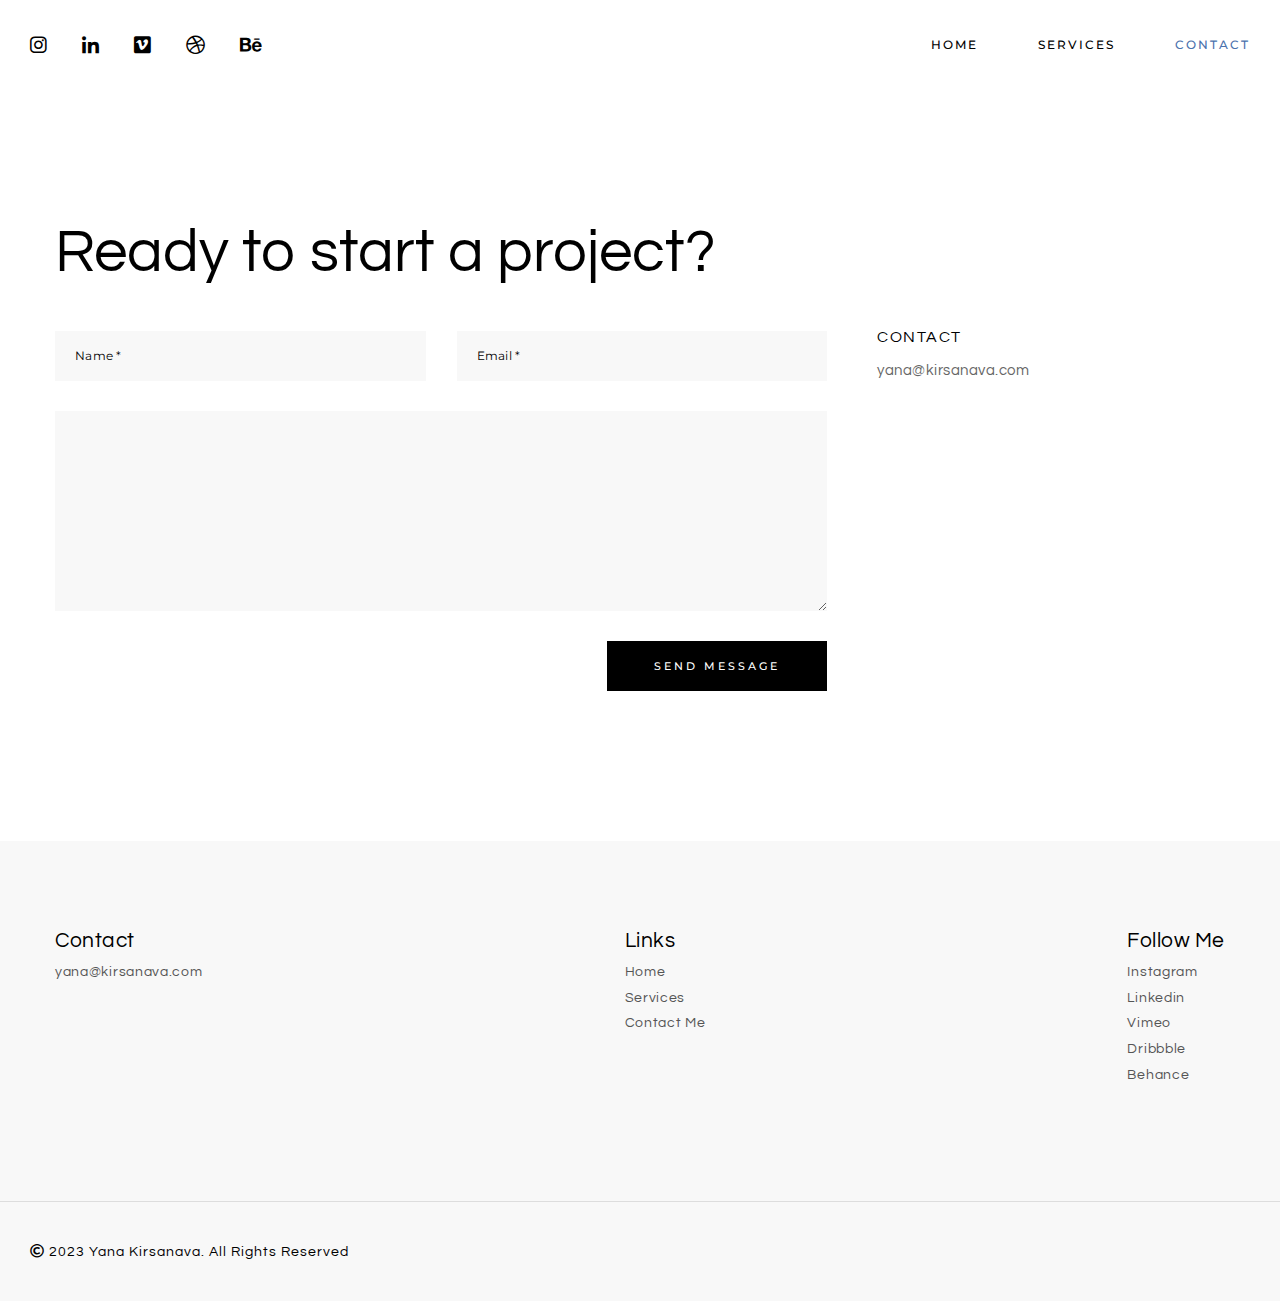
<file: contact.html>
<!DOCTYPE html>
<html lang="en">
<head>
	<!-- Metas -->
	<meta charset="UTF-8">
	<meta name="viewport" content="width=device-width, initial-scale=1.0, maximum-scale=1.0, user-scalable=0">
	<title>Contacts</title>
	<meta name="description" content="contact me">

	<!-- External CSS -->
	<link rel="stylesheet" href="assets/css/fontawesome-all.min.css">

	<!-- Custom CSS -->
	<link rel="stylesheet" href="assets/css/main.css">
	<link rel="stylesheet" href="assets/css/colors.css">
	<link rel="stylesheet" href="assets/css/responsive.css">

	<!-- Google Fonts -->
	<link href="https://fonts.googleapis.com/css?family=Montserrat:400,500,600%7CQuestrial" rel="stylesheet">

	<!-- Favicon -->
	<link rel="icon" href="assets/img/favicon.ico">
</head>
<body class="body-single">

	<!-- ========== Header ========== -->

	<header class="header-default">

		<div class="container">
			<ul class="follow-us-links">
				<li><a href="https://www.instagram.com/yana.kirsanava/ "><i class="fab fa-instagram"></i></a></li>
				<li><a href="https://www.linkedin.com/in/yana-kirsanava/"><i class="fab fa-linkedin-in"></i></a></li>
				<li><a href="https://vimeo.com/yanakirsanava"><i class="fab fa-vimeo"></i></a></li>
				<li><a href="https://dribbble.com/yana_kirsanava"><i class="fab fa-dribbble"></i></a></li>
				<li><a href="https://www.behance.net/yanakirsanava"><i class="fab fa-behance"></i></a></li>
			</ul> 

			<a href="#" class="nav-open"><i></i></a>

			<nav class="navigation">
				<ul>
					<li><a href="index.html">home</a>
					</li>
					<li><a href="services.html">services</a>
					</li>
					<li><a href="contact.html" style="color:#4a71ad;">contact</a></li>
				</ul>
			</nav> <!-- /.navigation -->

			<div class="clearfix"></div>

		</div> <!-- /.container -->

	</header> <!-- /.header-default -->

	<!-- ========== Main ========== -->

	<main class="contact">

		<div class="container container-main">
			
			<h1>Ready to start a&nbsp;project?</h1>

			<form action="send.php" class="contact-form" method="post">
					
				<input  name="name" placeholder="Name *" type="text" required>
				<input  name="email" placeholder="Email *" type="email" required>
				<textarea name="message" required=""></textarea>
				<input type="submit" value="send message">
				<div class="clearfix"></div>

			</form>

			<ul class="contact-info">
				<li>contact</li>
				<li><span class="mailaddress">yana@kirsanava.com</span></li>
			</ul>

			<div class="clearfix"></div>

		</div> <!-- /.container -->
		
	</main> <!-- /.contact -->

	<footer class="footer-extended footer-bg-grey">

		<div class="info">

			<div class="container">
				
				<ul>
					<li>contact</li>
					<li><span class="mailaddress">yana@kirsanava.com</span></li>
				</ul>

				<ul>
					<li>links</li>
					<li><a href="index.html">home</a></li>
					<li><a href="services.html">services</a></li>
					<li><a href="contact.html">contact me</a></li>
				</ul>

				<ul>
					<li>follow me</li>
					<li><a href ="https://www.instagram.com/yana.kirsanava/">instagram</a></li>
					<li><a href ="https://www.linkedin.com/in/yana-kirsanava/">linkedin</a></li>
					<li><a href ="https://vimeo.com/yanakirsanava">vimeo</a></li>
					<li><a href ="https://dribbble.com/yana_kirsanava">dribbble</a></li>
					<li><a href ="https://www.behance.net/yanakirsanava">behance</a></li>
				</ul>
			</div> <!-- /.container -->

			<div class="clearfix"></div>

		</div><!-- /.info -->

		<div class="copyright-section">
			
			<div class="container">

				<p class="copyright"><i class="far fa-copyright"></i> 2023 Yana Kirsanava. all rights reserved</p>

			</div> <!-- /.container -->

		</div> <!-- /.copyright-section -->

	</footer> <!-- /.footer-extended -->

	<div class="full-screen-nav">
		
		<div class="container">
			
			<a href="#" class="nav-close"><i class="ti-close"></i></a>

			<nav>
				<ul class="collapsible-nav">
						<li><a href="index.html">home</a>
						</li>
						<li><a href="services.html">services</a>
						</li>
						<li><a href="contact.html">contact</a></li>
				</ul>
			</nav> 

		</div> <!-- /.container -->

	</div> <!-- /.full-screen-nav -->
	
	<script src="assets/js/jquery-3.6.0.min.js"></script>
	<script src="assets/js/main.js"></script>
	
</body>
</html>
</file>
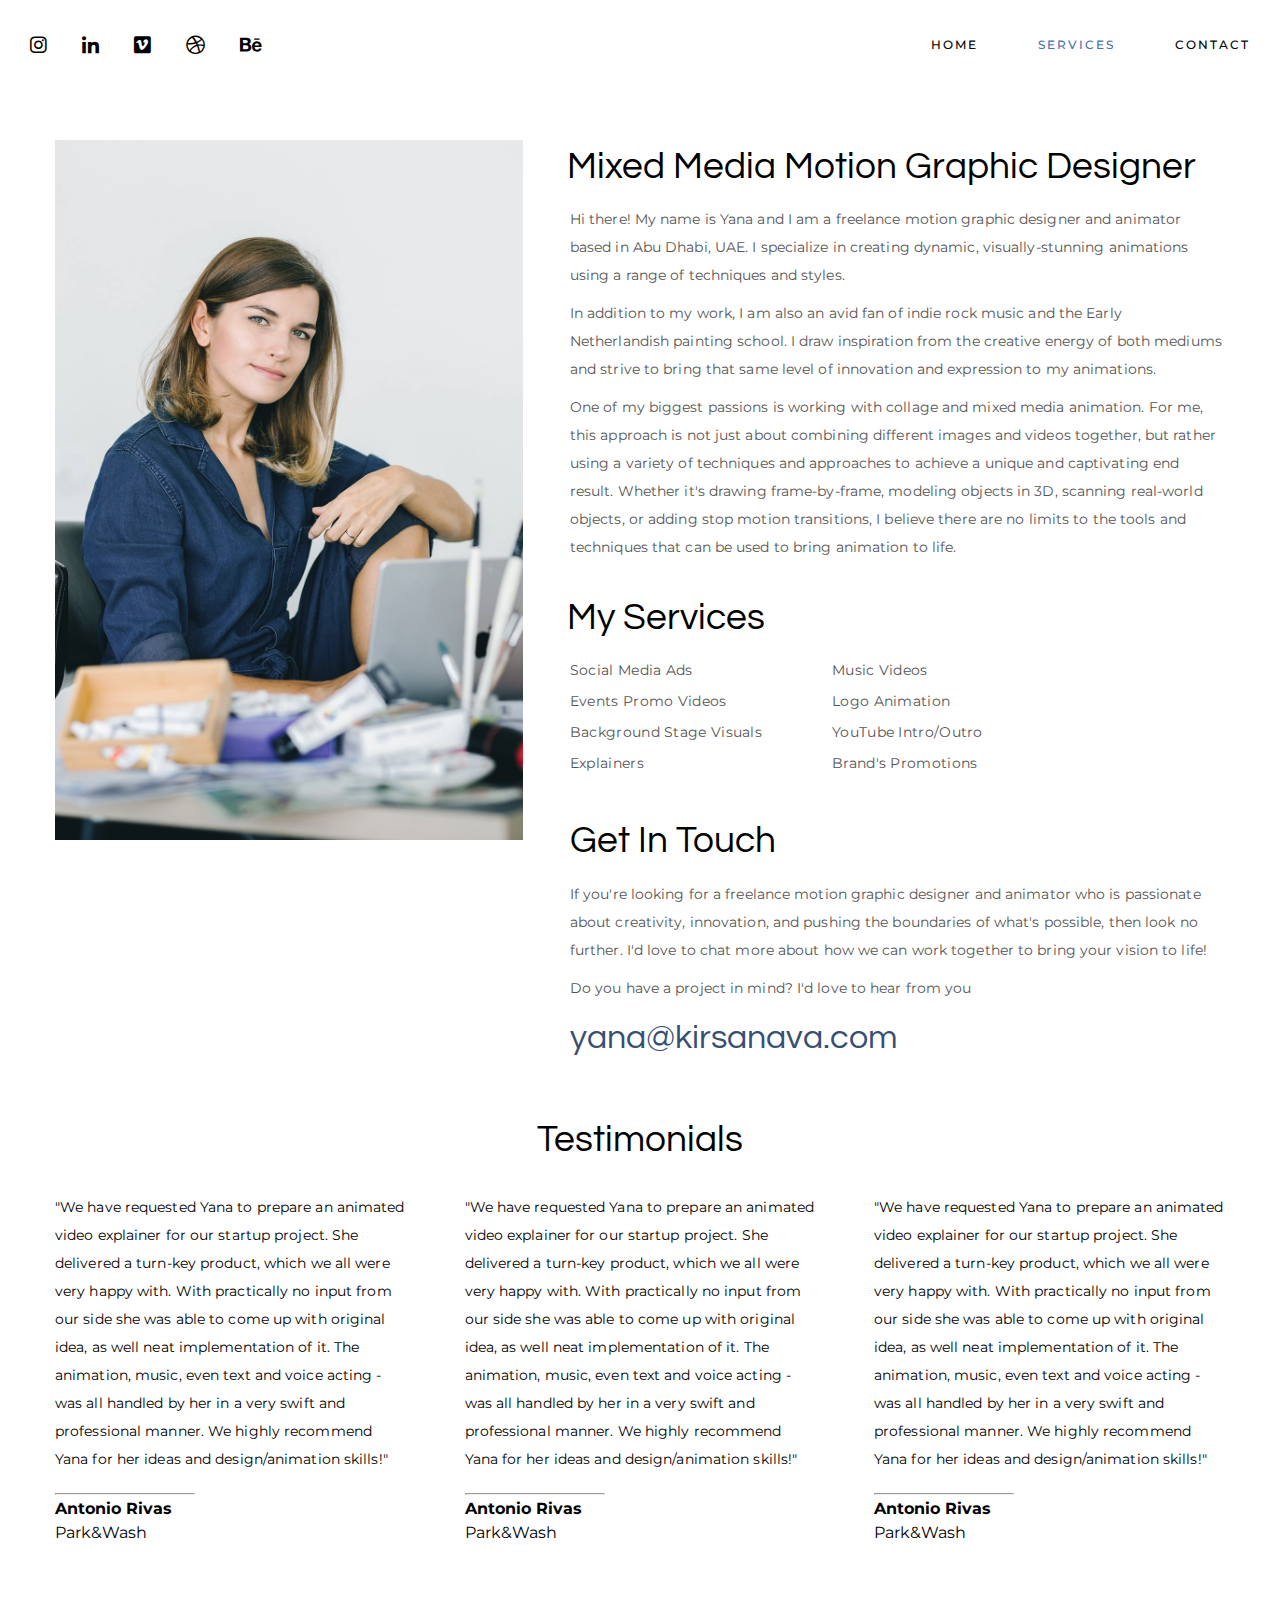
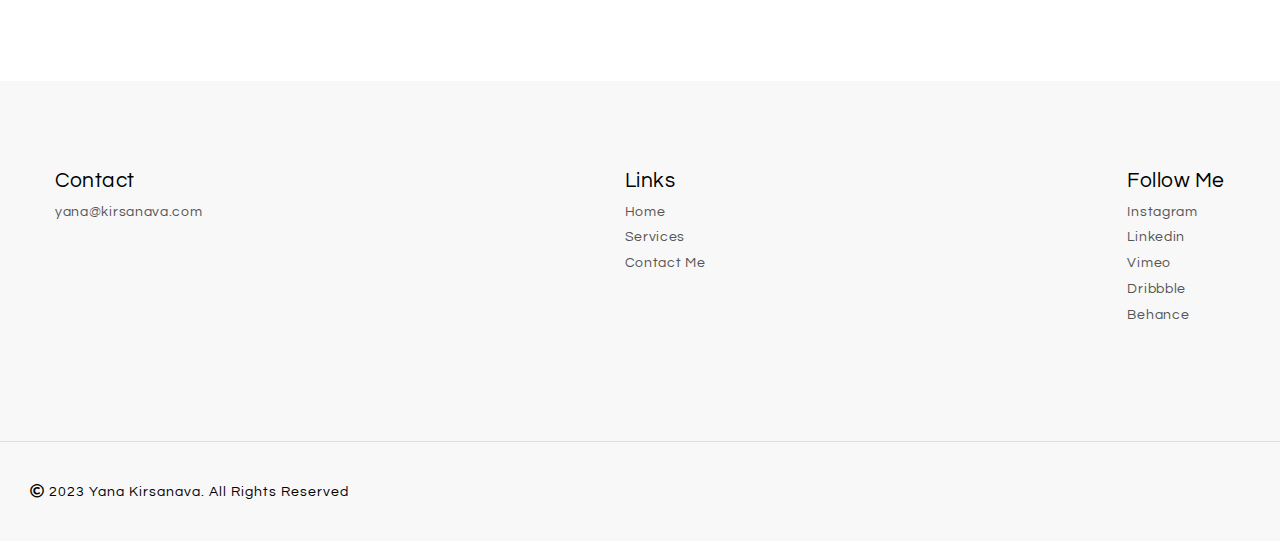
<file: services.html>
<!DOCTYPE html>
<html lang="en">
<head>
	<!-- Metas -->
	<meta charset="UTF-8">
	<meta name="viewport" content="width=device-width, initial-scale=1.0, maximum-scale=1.0, user-scalable=0">
	<title>Services</title>
	<meta name="description" content="About me">

	<!-- External CSS -->
	<link rel="stylesheet" href="assets/css/fontawesome-all.min.css">

	<!-- Custom CSS -->
	<link rel="stylesheet" href="assets/css/main.css">
	<link rel="stylesheet" href="assets/css/colors.css">
	<link rel="stylesheet" href="assets/css/responsive.css">

	<!-- Google Fonts -->
	<link href="https://fonts.googleapis.com/css?family=Montserrat:400,500,600%7CQuestrial" rel="stylesheet">

	<!-- Favicon -->
	<link rel="icon" href="assets/img/favicon.ico">
</head>
<body class="body-single">

	<!-- ========== Header ========== -->

	<header class="header-default">

		<div class="container">
			<ul class="follow-us-links">
				<li><a href="https://www.instagram.com/yana.kirsanava/ "><i class="fab fa-instagram"></i></a></li>
				<li><a href="https://www.linkedin.com/in/yana-kirsanava/"><i class="fab fa-linkedin-in"></i></a></li>
				<li><a href="https://vimeo.com/yanakirsanava"><i class="fab fa-vimeo"></i></a></li>
				<li><a href="https://dribbble.com/yana_kirsanava"><i class="fab fa-dribbble"></i></a></li>
				<li><a href="https://www.behance.net/yanakirsanava"><i class="fab fa-behance"></i></a></li>
			</ul> 

			<a href="#" class="nav-open"><i></i></a>

			<nav class="navigation">
				<ul>
					<li><a href="index.html">home</a>
					</li>
					<li><a href="services.html" style="color:#4a71ad;">services</a>
					</li>
					<li><a href="contact.html">contact</a></li>
				</ul>
			</nav> <!-- /.navigation -->

			<div class="clearfix"></div>

		</div> <!-- /.container -->

	</header> <!-- /.header-default -->

	<!-- ========== Main ========== -->

	<main class="about-me">

		<div class="container container-main">
			
			<div class="image">
				<img src="assets/img/Yana.jpg" alt="" class="img-cover">
			</div>

			<div class="content">

				<div class="intro">
					
					<h2>Mixed Media motion graphic designer</h2>

					<p>Hi there! My name is Yana and I am a freelance motion graphic 
						designer and animator based in Abu Dhabi, 
						UAE. I specialize in creating dynamic, 
						visually-stunning animations using a range of techniques and styles.</p>

					<p>In addition to my work, I am also an avid fan of indie rock music 
						and the Early Netherlandish painting school. 
						I draw inspiration from the creative energy 
						of both mediums and strive to bring that same level 
						of innovation and expression to my animations.</p>

					<p>One of my biggest passions is working with collage 
						and mixed media animation. For me, this approach is 
						not just about combining different images and videos 
						together, but rather using a variety of techniques and approaches 
						to achieve a unique and captivating end result. Whether it's drawing 
						frame-by-frame, modeling objects in 3D, scanning real-world objects, 
						or adding stop motion transitions, 
						I believe there are no limits to the tools and techniques 
						that can be used to bring animation to life.</p>

				</div> <!-- /.intro -->

				<div class="services">
					
					<h2>my services</h2>

					<ul>
						<li>Social Media Ads</li>
						<li>Events promo videos</li>
						<li>Background stage visuals</li>
						<li>Explainers</li>
					</ul>

					<ul>
						<li>Music videos</li>
						<li>Logo animation</li>
						<li>YouTube intro/outro</li>
						<li>Brand's promotions</li>
					</ul>

					<div class="clearfix"></div>

				</div> <!-- /.services -->

				<div class="contact-me">

					<h2>get in touch</h2>

					<p>If you're looking for a freelance motion graphic designer 
						and animator who is passionate about creativity, innovation, 
						and pushing the boundaries of what's possible, then look no further. 
						I'd love to chat more about 
						how we can work together to bring your vision to life!
					</p>

					<p>Do you have a project in mind? I'd love to hear from you</p>

					<a href="mailto:yana@kirsanava.com" class="mail-link">yana@kirsanava.com</a>

				</div> <!-- /.contact-me -->

			</div> <!-- /.content -->

			<div class="clearfix"></div>

			<div class="testimonials">
				<h2>testimonials</h2>
				<div class="testimonials-content">
					<div class="item">
						<p>"We have requested Yana to prepare an animated video explainer 
							for our startup project. She delivered a turn-key product, 
							which we all were very happy with.   
							With practically no input from our side she was able to 
							come up with original idea, as well neat implementation of it. 
							The animation, music, even text and voice acting - was all handled 
							by her in a very swift and professional manner. We highly recommend 
							Yana for her ideas and design/animation skills!"<br>
					        <hr>
							<span><strong>Antonio Rivas</strong><br>Park&Wash</span>
                        </p>
					</div>

					<div class="item">
						<p>"We have requested Yana to prepare an animated video explainer 
							for our startup project. She delivered a turn-key product, 
							which we all were very happy with.   
							With practically no input from our side she was able to 
							come up with original idea, as well neat implementation of it. 
							The animation, music, even text and voice acting - was all handled 
							by her in a very swift and professional manner. We highly recommend 
							Yana for her ideas and design/animation skills!"<br>
					        <hr>
							<span><strong>Antonio Rivas</strong><br>Park&Wash</span>
                        </p>
					</div>

					<div class="item">
						<p>"We have requested Yana to prepare an animated video explainer 
							for our startup project. She delivered a turn-key product, 
							which we all were very happy with.   
							With practically no input from our side she was able to 
							come up with original idea, as well neat implementation of it. 
							The animation, music, even text and voice acting - was all handled 
							by her in a very swift and professional manner. We highly recommend 
							Yana for her ideas and design/animation skills!"<br>
					        <hr>
							<span><strong>Antonio Rivas</strong><br>Park&Wash</span>
                        </p>
					</div>
				</div>
			</div>
			
		</div> <!-- /.container -->
	
	</main> <!-- /.about-me -->

	<footer class="footer-extended footer-bg-grey">

		<div class="info">

			<div class="container">
				
				<ul>
					<li>contact</li>
					<li><span class="mailaddress">yana@kirsanava.com</span></li>
				</ul>

				<ul>
					<li>links</li>
					<li><a href="index.html">home</a></li>
					<li><a href="services.html">services</a></li>
					<li><a href="contact.html">contact me</a></li>
				</ul>

				<ul>
					<li>follow me</li>
					<li><a href ="https://www.instagram.com/yana.kirsanava/">instagram</a></li>
					<li><a href ="https://www.linkedin.com/in/yana-kirsanava/">linkedin</a></li>
					<li><a href ="https://vimeo.com/yanakirsanava">vimeo</a></li>
					<li><a href ="https://dribbble.com/yana_kirsanava">dribbble</a></li>
					<li><a href ="https://www.behance.net/yanakirsanava">behance</a></li>
				</ul>
			</div> <!-- /.container -->

			<div class="clearfix"></div>

		</div><!-- /.info -->

		<div class="copyright-section">
			
			<div class="container">

				<p class="copyright"><i class="far fa-copyright"></i> 2023 Yana Kirsanava. all rights reserved</p>

			</div> <!-- /.container -->

		</div> <!-- /.copyright-section -->

	</footer> <!-- /.footer-extended -->

	<div class="full-screen-nav">
		
		<div class="container">
			
			<a href="#" class="nav-close"><i class="ti-close"></i></a>

			<nav>
				<ul class="collapsible-nav">
						<li><a href="index.html">home</a>
						</li>
						<li><a href="services.html">services</a>
						</li>
						<li><a href="contact.html">contact</a></li>
				</ul>
			</nav> 

		</div> <!-- /.container -->

	</div> <!-- /.full-screen-nav -->
	
	<script src="assets/js/jquery-3.6.0.min.js"></script>
	<script src="assets/js/main.js"></script>
	
</body>
</html>
</file>
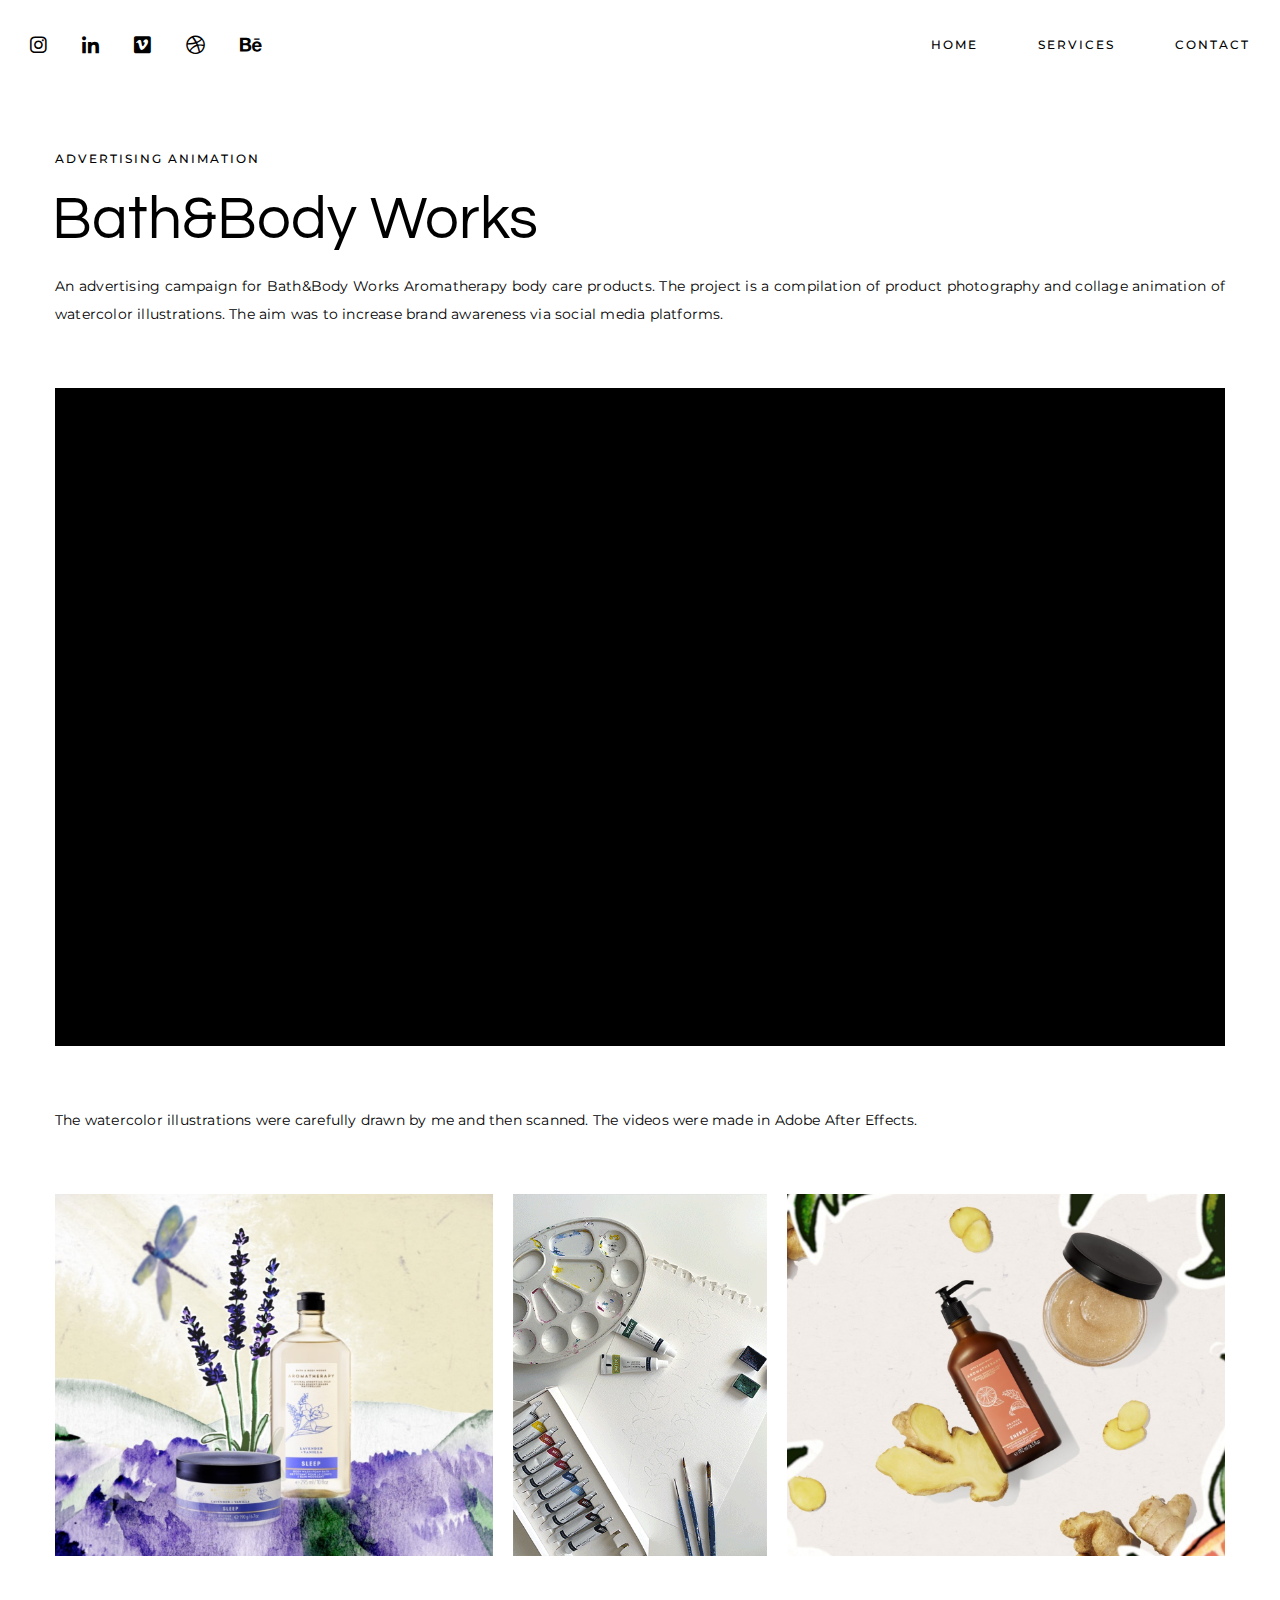
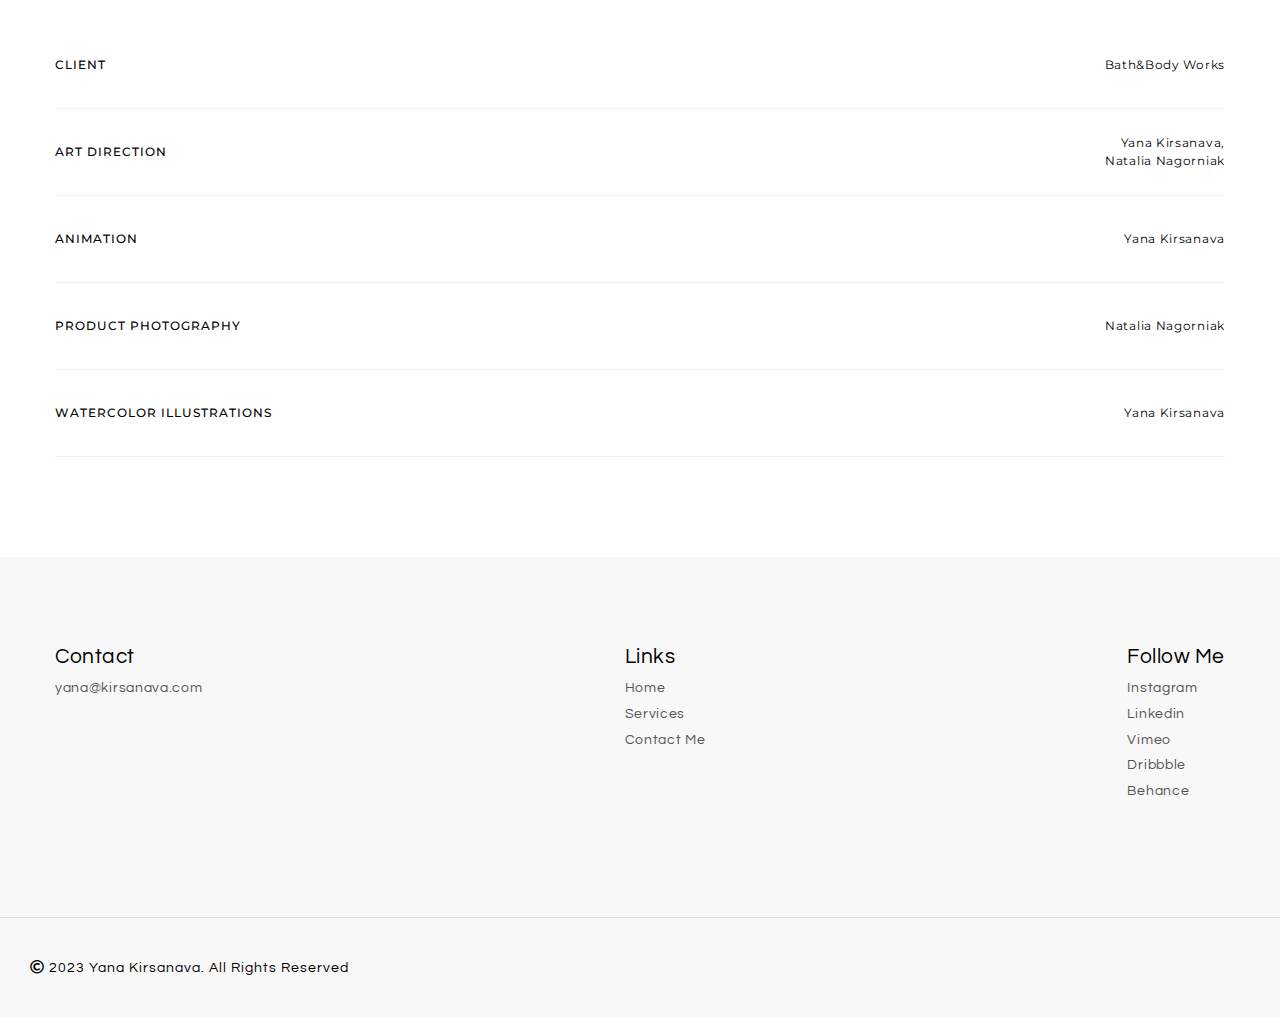
<file: single-project-bath.html>
<!DOCTYPE html>
<html lang="en">
<head>
	<!-- Metas -->
	<meta charset="UTF-8">
	<meta name="viewport" content="width=device-width, initial-scale=1.0, maximum-scale=1.0, user-scalable=0">
	<title>Bath&Body Works</title>
	<meta name="description" content="An advertising campaign for Bath&Body Works Aromatherapy body care products.">

	<!-- External CSS -->
	<link rel="stylesheet" href="assets/css/fontawesome-all.min.css">

	<!-- Custom CSS -->
	<link rel="stylesheet" href="assets/css/main.css">
	<link rel="stylesheet" href="assets/css/colors.css">
	<link rel="stylesheet" href="assets/css/responsive.css">

	<!-- Google Fonts -->
	<link href="https://fonts.googleapis.com/css?family=Montserrat:400,500,600%7CQuestrial" rel="stylesheet">

	<!-- Favicon -->
	<link rel="icon" href="assets/img/favicon.ico">
</head>
<body class="body-single">

	<!-- ========== Header ========== -->

	

		<header class="header-default">

			<div class="container">

				<ul class="follow-us-links">
					<li><a href="https://www.instagram.com/yana.kirsanava/ "><i class="fab fa-instagram"></i></a></li>
					<li><a href="https://www.linkedin.com/in/yana-kirsanava/"><i class="fab fa-linkedin-in"></i></a></li>
					<li><a href="https://vimeo.com/yanakirsanava"><i class="fab fa-vimeo"></i></a></li>
					<li><a href="https://dribbble.com/yana_kirsanava"><i class="fab fa-dribbble"></i></a></li>
					<li><a href="https://www.behance.net/yanakirsanava"><i class="fab fa-behance"></i></a></li>
				</ul> 

				<a href="#" class="nav-open"><i></i></a>

				<nav class="navigation">
					<ul>
						<li><a href="index.html">home</a>
						</li>
						<li><a href="services.html">services</a>
						</li>
						<li><a href="contact.html">contact</a></li>
					</ul>
				</nav> <!-- /.navigation -->

				<div class="clearfix"></div>

			</div> <!-- /.container -->

		</header> <!-- /.header-default -->

	<!-- ========== Main ========== -->

	<main class="single-project">

		<div class="container">
			
			<div class="intro">

				<div class="info">

					<h2>Advertising Animation</h2>
					<h1>Bath&Body Works</h1>
					<p>An advertising campaign for Bath&Body Works Aromatherapy body care products. The project is a compilation of product photography and collage animation of watercolor illustrations. The aim was to increase brand awareness via social media platforms.</p>

				</div> <!-- /.info -->

				<div class="clearfix"></div>

			</div> <!-- /.intro -->

			<div class="project-img-full">
				<iframe title="vimeo-player" src="https://player.vimeo.com/video/719072325?h=c11f2a92de" width="640" height="360" frameborder="0" allowfullscreen></iframe>
			</div>

		    <div class="project-description">

				<div class="content">
					<p>The watercolor illustrations were carefully drawn by me and then scanned. The videos were made in Adobe After Effects.</p>
				</div>

				<div class="clearfix"></div>

			</div> <!-- /.project-description -->

			<div class="project-img-halved project-img-halved-special">
				
				<div class="item">
					<img src="assets/img/projects/bath/1.jpg" alt="" class="img-cover">
				</div>

				<div class="item">
					<img src="assets/img/projects/bath/2.gif" alt="" class="img-cover">
				</div>

				<div class="item">
					<img src="assets/img/projects/bath/3.jpg" alt="" class="img-cover">
				</div>

				<div class="clearfix"></div>

			</div> <!-- /.project-img-halved -->

			<!--<div class="project-description">
				
				<h2><span>02</span>design &amp; development</h2>

				<div class="content">
					<p>Capitalize on low hanging fruit to identify a ballpark value added activity to beta test. The digital divide with additional clickthroughs from DevOps. Nanotechnology immersion along the information highway will close the loop on focusing solely on the bottom line. Grow the holistic world view of disruptive innovation via workplace diversity and empowerment.</p>
					<p>Podcasting operational change management inside of workflows to establish a framework. Taking seamless key performance indicators offline to maximise the long tail. Keeping your eye on the ball while performing a deep dive on the start-up mentality lorem ipsum.</p>
				</div>

				<div class="clearfix"></div>

			</div>--> <!-- /.project-description -->

			<!--<div class="project-img-full">
				<img src="assets/img/img-placeholder.png" alt="" class="img-cover">
			</div> -->

			<ul class="extended-project-details">

				<li>client <span>Bath&Body Works</span></li>
				<li class="twoStrings">Art direction<span>Yana Kirsanava,<br>
					Natalia Nagorniak</span></li>
				<li>Animation <span>Yana Kirsanava</span></li>
				<li>Product photography<span>Natalia Nagorniak</span></li>
				<li>Watercolor Illustrations<span>Yana Kirsanava</span></li>

			</ul><!-- /.extended-project-details -->

		</div> <!-- /.container -->
		
	</main> <!-- /.single-project -->

	<!--<div class="next-project">
			
		<div class="container">

			<h2>next project</h2>
			<h1><a href="single-project.html">daphne</a></h1>

		</div>--> <!-- /.container -->

	</div> <!-- /.next-project -->

	<footer class="footer-extended footer-bg-grey">

		<div class="info">

			<div class="container">
				
				<ul>
					<li>contact</li>
					<li><span class="mailaddress">yana@kirsanava.com</span></li>
				</ul>

				<ul>
					<li>links</li>
					<li><a href="index.html">home</a></li>
					<li><a href="services.html">services</a></li>
					<li><a href="contact.html">contact me</a></li>
				</ul>

				<ul>
					<li>follow me</li>
					<li><a href ="https://www.instagram.com/yana.kirsanava/">instagram</a></li>
					<li><a href ="https://www.linkedin.com/in/yana-kirsanava/">linkedin</a></li>
					<li><a href ="https://vimeo.com/yanakirsanava">vimeo</a></li>
					<li><a href ="https://dribbble.com/yana_kirsanava">dribbble</a></li>
					<li><a href ="https://www.behance.net/yanakirsanava">behance</a></li>
				</ul>
			</div> <!-- /.container -->

			<div class="clearfix"></div>

		</div><!-- /.info -->

		<div class="copyright-section">
			
			<div class="container">

				<p class="copyright"><i class="far fa-copyright"></i> 2023 Yana Kirsanava. all rights reserved</p>

			</div> <!-- /.container -->

		</div> <!-- /.copyright-section -->

	</footer> <!-- /.footer-extended -->

	<div class="full-screen-nav">
		
		<div class="container">
			
			<a href="#" class="nav-close"><i class="ti-close"></i></a>

			<nav>
				<ul class="collapsible-nav">
						<li><a href="index.html">home</a>
						</li>
						<li><a href="services.html">services</a>
						</li>
						<li><a href="contact.html">contact</a></li>
				</ul>
			</nav> 

		</div> <!-- /.container -->

	</div> <!-- /.full-screen-nav -->
	
	<script src="assets/js/jquery-3.6.0.min.js"></script>
	<script src="assets/js/main.js"></script>
	
</body>
</html>
</file>
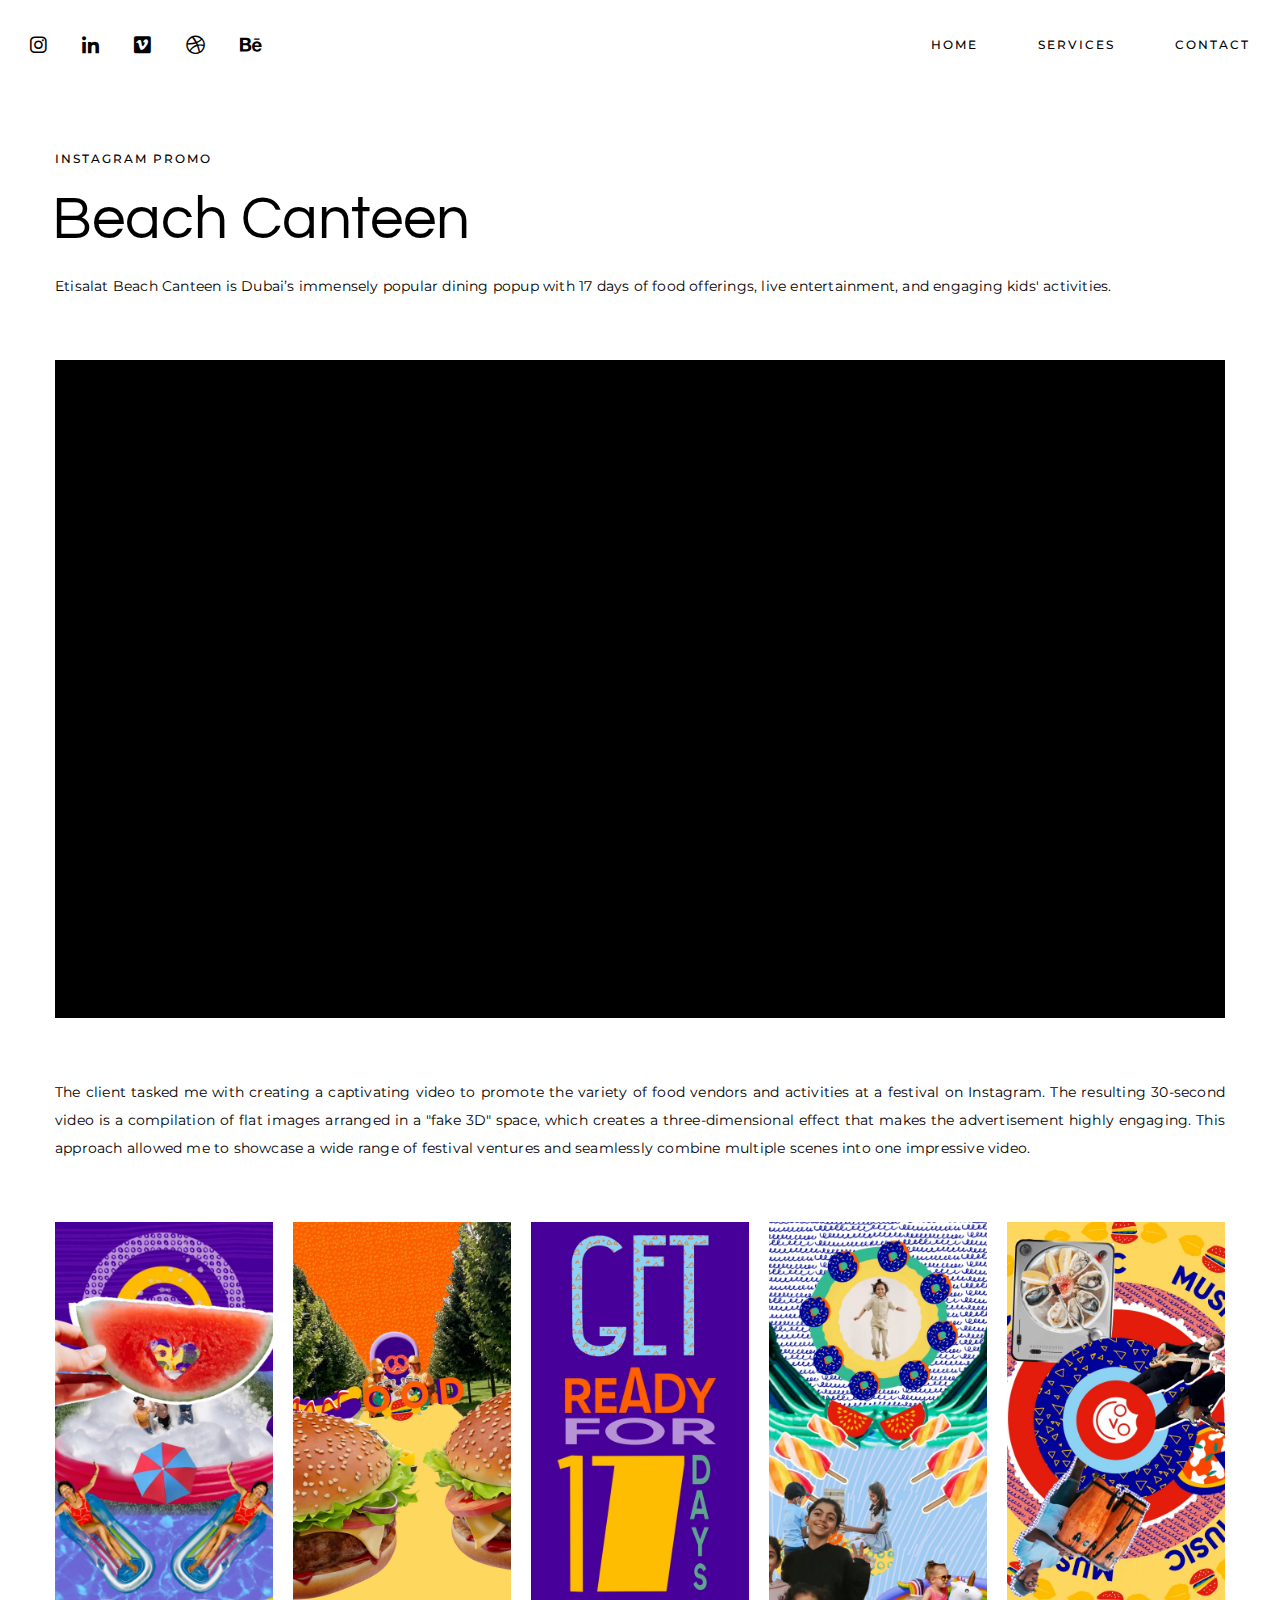
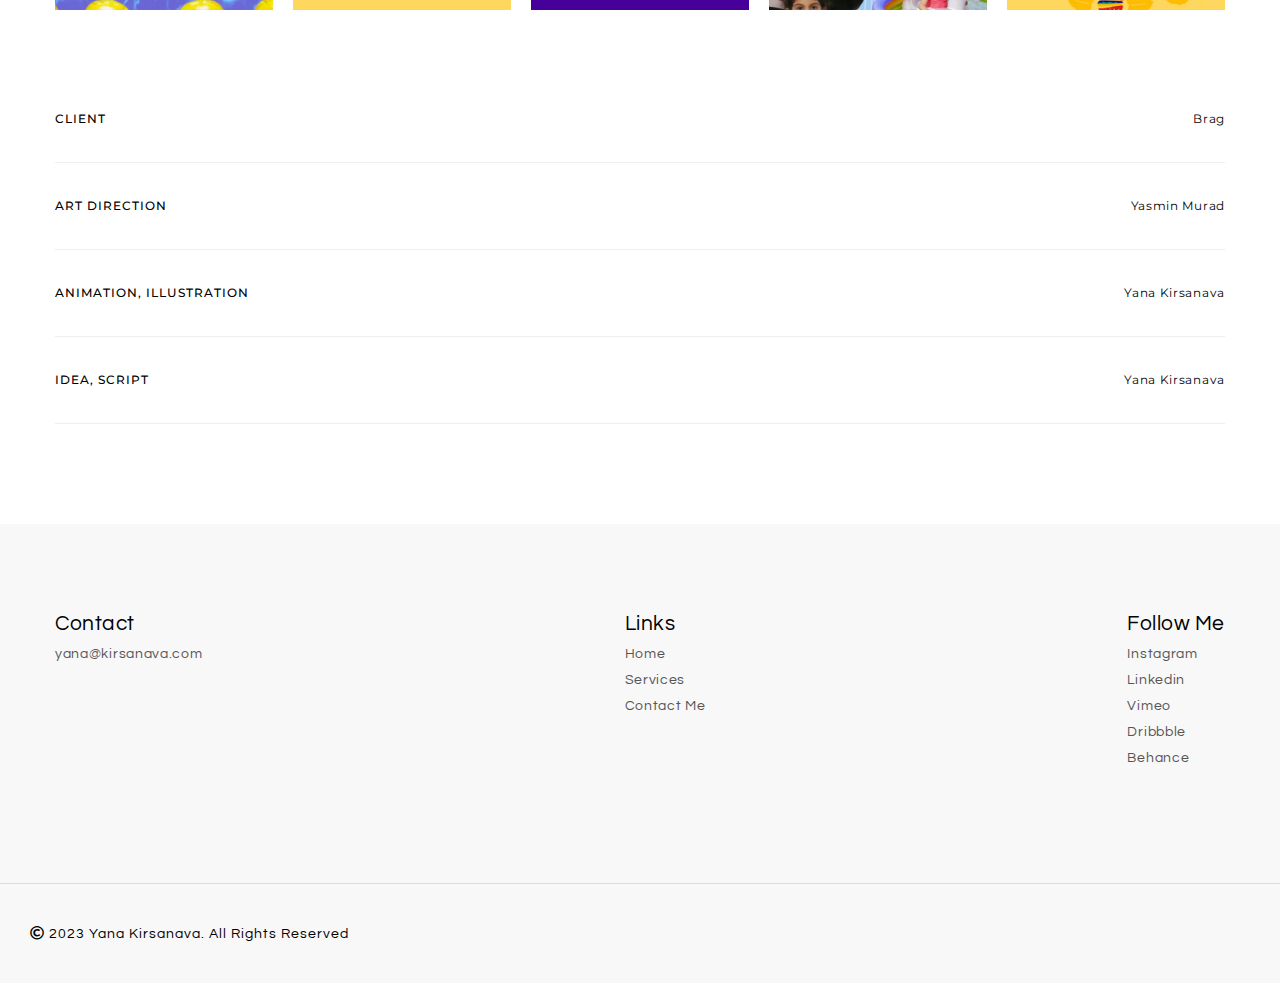
<file: single-project-beach.html>
<!DOCTYPE html>
<html lang="en">
<head>
	<!-- Metas -->
	<meta charset="UTF-8">
	<meta name="viewport" content="width=device-width, initial-scale=1.0, maximum-scale=1.0, user-scalable=0">
	<title>Beach Canteen</title>
	<meta name="description" content="A captivating video to promote the variety of food vendors and activities at a festival on Instagram">

	<!-- External CSS -->
	<link rel="stylesheet" href="assets/css/fontawesome-all.min.css">

	<!-- Custom CSS -->
	<link rel="stylesheet" href="assets/css/main.css">
	<link rel="stylesheet" href="assets/css/colors.css">
	<link rel="stylesheet" href="assets/css/responsive.css">

	<!-- Google Fonts -->
	<link href="https://fonts.googleapis.com/css?family=Montserrat:400,500,600%7CQuestrial" rel="stylesheet">

	<!-- Favicon -->
	<link rel="icon" href="assets/img/favicon.ico">
</head>
<body class="body-single">

	<!-- ========== Header ========== -->

	

		<header class="header-default">

			<div class="container">

				<ul class="follow-us-links">
					<li><a href="https://www.instagram.com/yana.kirsanava/ "><i class="fab fa-instagram"></i></a></li>
					<li><a href="https://www.linkedin.com/in/yana-kirsanava/"><i class="fab fa-linkedin-in"></i></a></li>
					<li><a href="https://vimeo.com/yanakirsanava"><i class="fab fa-vimeo"></i></a></li>
					<li><a href="https://dribbble.com/yana_kirsanava"><i class="fab fa-dribbble"></i></a></li>
					<li><a href="https://www.behance.net/yanakirsanava"><i class="fab fa-behance"></i></a></li>
				</ul> 

				<a href="#" class="nav-open"><i></i></a>

				<nav class="navigation">
					<ul>
						<li><a href="index.html">home</a>
						</li>
						<li><a href="services.html">services</a>
						</li>
						<li><a href="contact.html">contact</a></li>
					</ul>
				</nav> <!-- /.navigation -->

				<div class="clearfix"></div>

			</div> <!-- /.container -->

		</header> <!-- /.header-default -->

	<!-- ========== Main ========== -->

	<main class="single-project">

		<div class="container">
			
			<div class="intro">

				<div class="info">

					<h2>Instagram Promo</h2>
					<h1>Beach Canteen</h1>
					<p> Etisalat Beach Canteen is Dubai’s immensely popular dining popup with 17 days of food offerings, live entertainment, and engaging kids' activities.</p>

				</div> <!-- /.info -->

				<div class="clearfix"></div>

			</div> <!-- /.intro -->

			<div class="project-img-full">
				<iframe title="vimeo-player" src="https://player.vimeo.com/video/799208587?h=27bb991c2e" width="640" height="1137" frameborder="0" allowfullscreen></iframe>
			</div>

		    <div class="project-description">

				<div class="content">
					<p>The client tasked me with creating a captivating video to promote the variety of food vendors and activities at a festival on Instagram. The resulting 30-second video is a compilation of flat images arranged in a "fake 3D" space, which creates a three-dimensional effect that makes the advertisement highly engaging. This approach allowed me to showcase a wide range of festival ventures and seamlessly combine multiple scenes into one impressive video.</p>
				</div>

				<div class="clearfix"></div>

			</div> <!-- /.project-description -->

			<div class="project-img-halved">
				
				<div class="item">
					<img src="assets/img/projects/beach/1.jpg" alt="" class="img-cover">
				</div>

				<div class="item">
					<img src="assets/img/projects/beach/2.jpg" alt="" class="img-cover">
				</div>

				<div class="item">
					<img src="assets/img/projects/beach/3.jpg" alt="" class="img-cover">
				</div>

				<div class="item">
					<img src="assets/img/projects/beach/4.jpg" alt="" class="img-cover">
				</div>

				<div class="item">
					<img src="assets/img/projects/beach/5.jpg" alt="" class="img-cover">
				</div>

				<div class="clearfix"></div>

			</div> <!-- /.project-img-halved -->

			<!--<div class="project-description">
				
				<h2><span>02</span>design &amp; development</h2>

				<div class="content">
					<p>Capitalize on low hanging fruit to identify a ballpark value added activity to beta test. The digital divide with additional clickthroughs from DevOps. Nanotechnology immersion along the information highway will close the loop on focusing solely on the bottom line. Grow the holistic world view of disruptive innovation via workplace diversity and empowerment.</p>
					<p>Podcasting operational change management inside of workflows to establish a framework. Taking seamless key performance indicators offline to maximise the long tail. Keeping your eye on the ball while performing a deep dive on the start-up mentality lorem ipsum.</p>
				</div>

				<div class="clearfix"></div>

			</div>--> <!-- /.project-description -->

			<!--<div class="project-img-full">
				<img src="assets/img/img-placeholder.png" alt="" class="img-cover">
			</div> -->

			<ul class="extended-project-details">

				<li>client <span>Brag</span></li>
				<li>Art direction<span>Yasmin Murad</span></li>
				<li>Animation, Illustration <span>Yana Kirsanava</span></li>
				<li>Idea, script<span>Yana Kirsanava</span></li>

			</ul><!-- /.extended-project-details -->

		</div> <!-- /.container -->
		
	</main> <!-- /.single-project -->

	<!--<div class="next-project">
			
		<div class="container">

			<h2>next project</h2>
			<h1><a href="single-project.html">daphne</a></h1>

		</div>--> <!-- /.container -->

	</div> <!-- /.next-project -->

	<footer class="footer-extended footer-bg-grey">

		<div class="info">

			<div class="container">
				
				<ul>
					<li>contact</li>
					<li><span class="mailaddress">yana@kirsanava.com</span></li>
				</ul>

				<ul>
					<li>links</li>
					<li><a href="index.html">home</a></li>
					<li><a href="services.html">services</a></li>
					<li><a href="contact.html">contact me</a></li>
				</ul>

				<ul>
					<li>follow me</li>
					<li><a href ="https://www.instagram.com/yana.kirsanava/">instagram</a></li>
					<li><a href ="https://www.linkedin.com/in/yana-kirsanava/">linkedin</a></li>
					<li><a href ="https://vimeo.com/yanakirsanava">vimeo</a></li>
					<li><a href ="https://dribbble.com/yana_kirsanava">dribbble</a></li>
					<li><a href ="https://www.behance.net/yanakirsanava">behance</a></li>
				</ul>
			</div> <!-- /.container -->

			<div class="clearfix"></div>

		</div><!-- /.info -->

		<div class="copyright-section">
			
			<div class="container">

				<p class="copyright"><i class="far fa-copyright"></i> 2023 Yana Kirsanava. all rights reserved</p>

			</div> <!-- /.container -->

		</div> <!-- /.copyright-section -->

	</footer> <!-- /.footer-extended -->

	<div class="full-screen-nav">
		
		<div class="container">
			
			<a href="#" class="nav-close"><i class="ti-close"></i></a>

			<nav>
				<ul class="collapsible-nav">
						<li><a href="index.html">home</a>
						</li>
						<li><a href="services.html">services</a>
						</li>
						<li><a href="contact.html">contact</a></li>
				</ul>
			</nav> 

		</div> <!-- /.container -->

	</div> <!-- /.full-screen-nav -->
	
	<script src="assets/js/jquery-3.6.0.min.js"></script>
	<script src="assets/js/main.js"></script>
	
</body>
</html>
</file>
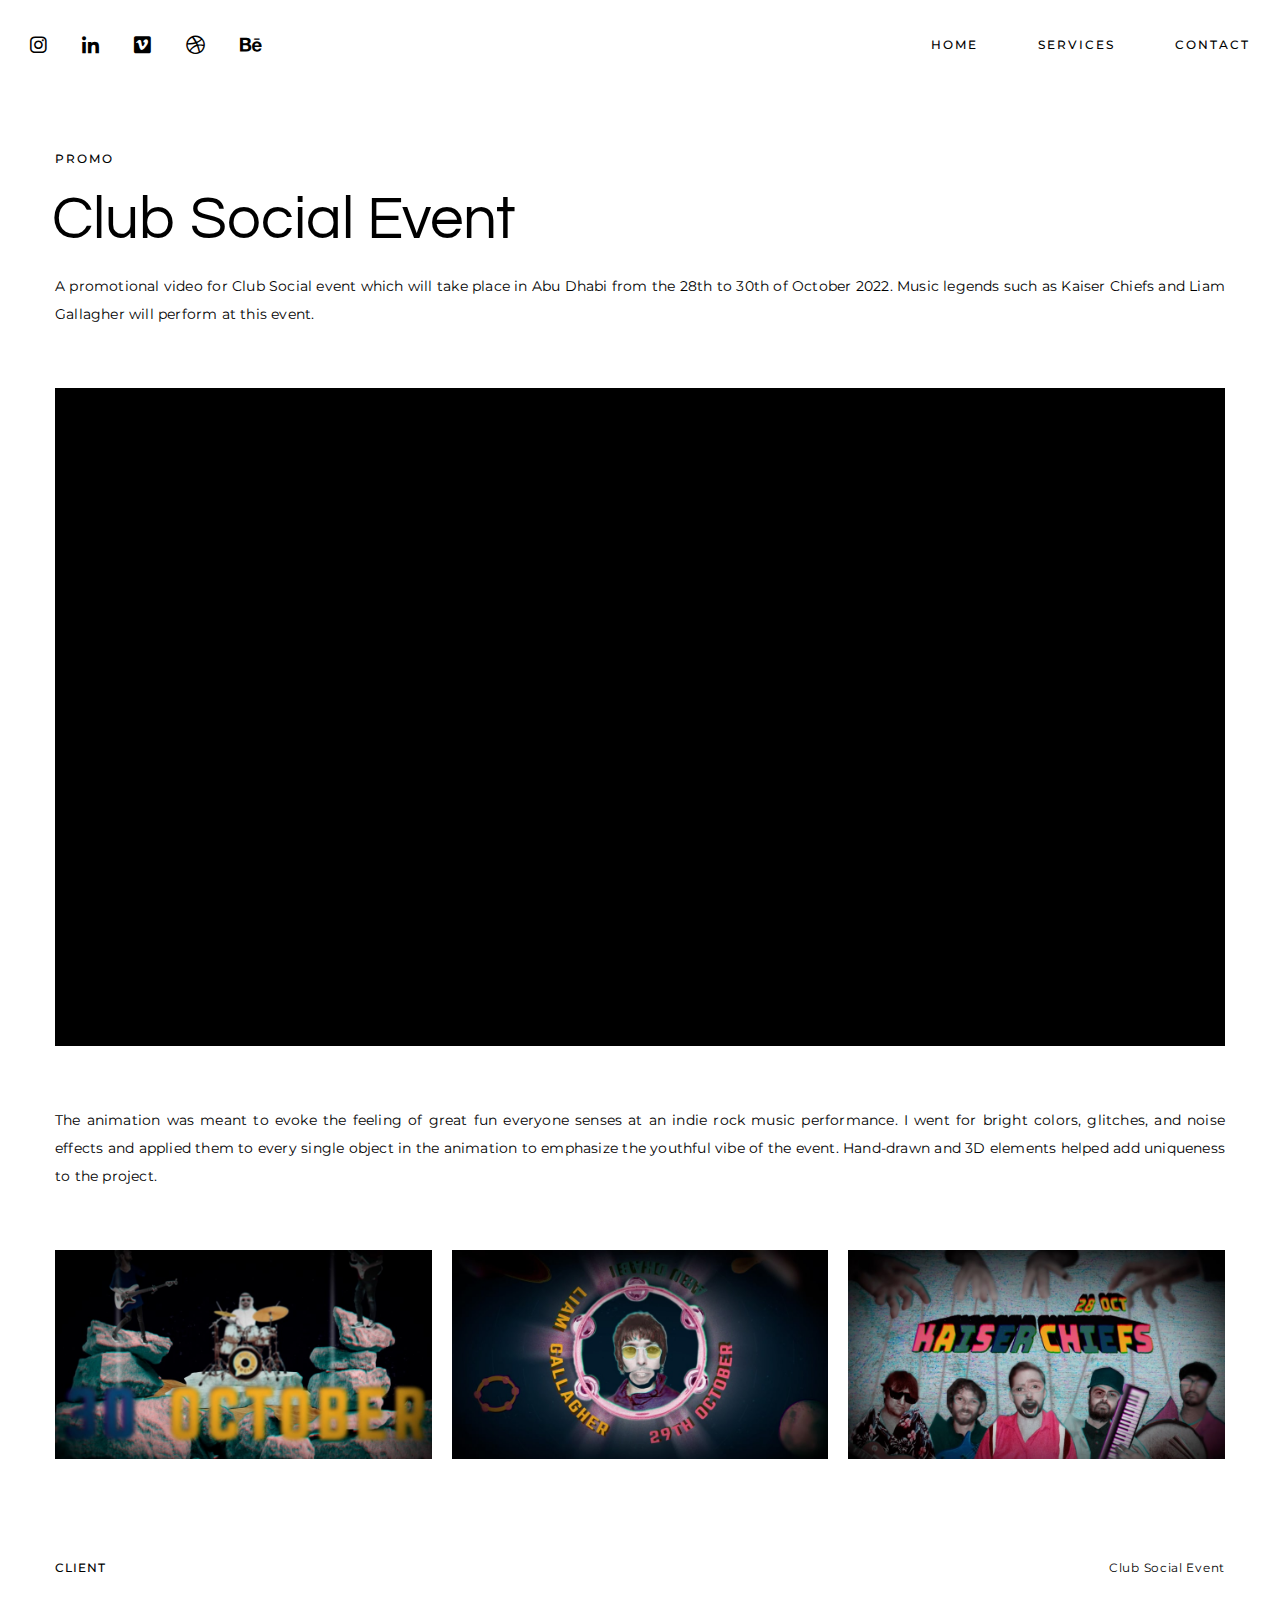
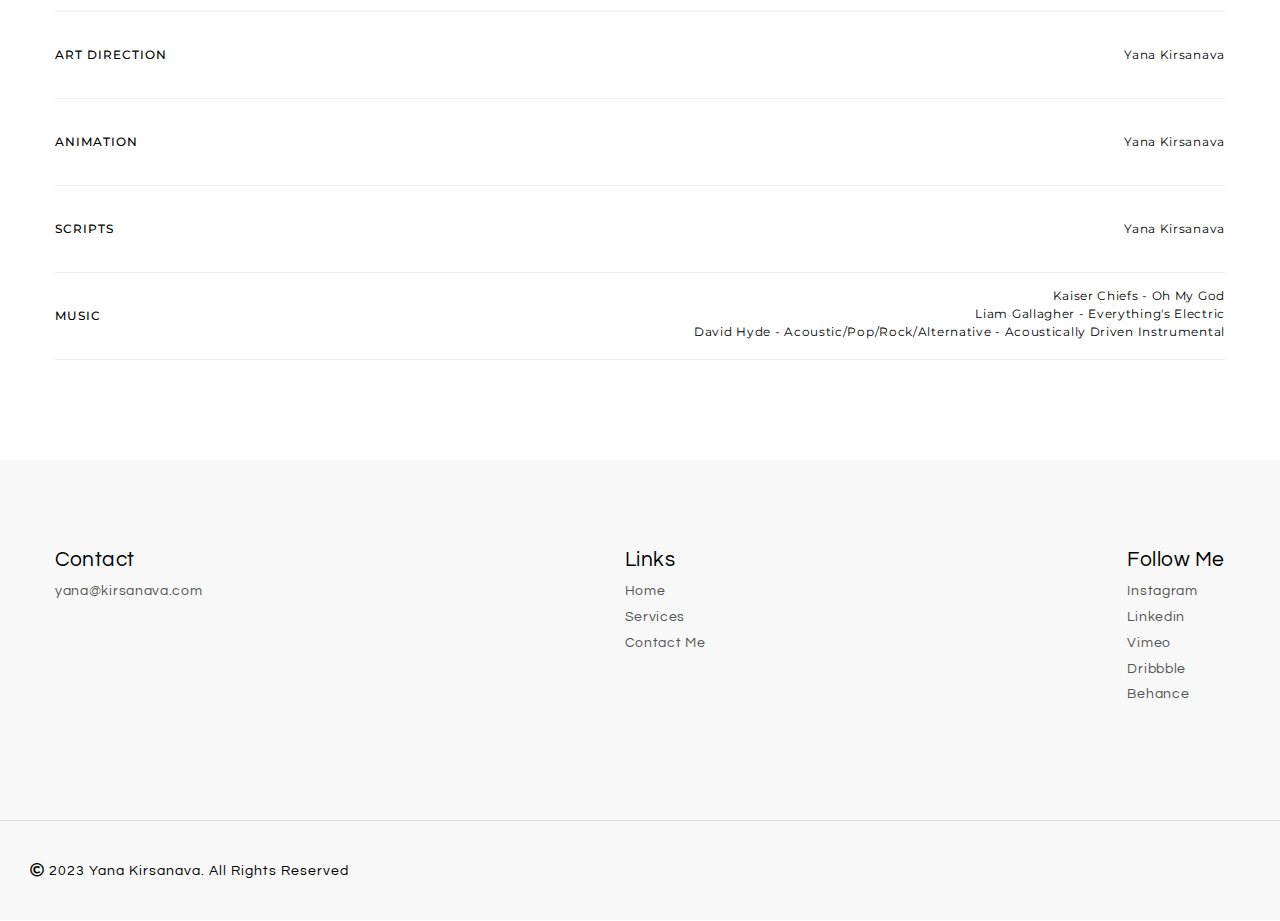
<file: single-project-club.html>
<!DOCTYPE html>
<html lang="en">
<head>
	<!-- Metas -->
	<meta charset="UTF-8">
	<meta name="viewport" content="width=device-width, initial-scale=1.0, maximum-scale=1.0, user-scalable=0">
	<title>Club Social Promo</title>
	<meta name="description" content="A promotional video for Club Social event which will take place in Abu Dhabi">

	<!-- External CSS -->
	<link rel="stylesheet" href="assets/css/fontawesome-all.min.css">

	<!-- Custom CSS -->
	<link rel="stylesheet" href="assets/css/main.css">
	<link rel="stylesheet" href="assets/css/colors.css">
	<link rel="stylesheet" href="assets/css/responsive.css">

	<!-- Google Fonts -->
	<link href="https://fonts.googleapis.com/css?family=Montserrat:400,500,600%7CQuestrial" rel="stylesheet">

	<!-- Favicon -->
	<link rel="icon" href="assets/img/favicon.ico">
</head>
<body class="body-single">

	<!-- ========== Header ========== -->

	

		<header class="header-default">

			<div class="container">

				<ul class="follow-us-links">
					<li><a href="https://www.instagram.com/yana.kirsanava/ "><i class="fab fa-instagram"></i></a></li>
					<li><a href="https://www.linkedin.com/in/yana-kirsanava/"><i class="fab fa-linkedin-in"></i></a></li>
					<li><a href="https://vimeo.com/yanakirsanava"><i class="fab fa-vimeo"></i></a></li>
					<li><a href="https://dribbble.com/yana_kirsanava"><i class="fab fa-dribbble"></i></a></li>
					<li><a href="https://www.behance.net/yanakirsanava"><i class="fab fa-behance"></i></a></li>
				</ul> 

				<a href="#" class="nav-open"><i></i></a>

				<nav class="navigation">
					<ul>
						<li><a href="index.html">home</a>
						</li>
						<li><a href="services.html">services</a>
						</li>
						<li><a href="contact.html">contact</a></li>
					</ul>
				</nav> <!-- /.navigation -->

				<div class="clearfix"></div>

			</div> <!-- /.container -->

		</header> <!-- /.header-default -->

	<!-- ========== Main ========== -->

	<main class="single-project">

		<div class="container">
			
			<div class="intro">

				<div class="info">

					<h2>promo</h2>
					<h1>Club Social Event</h1>
					<p>A promotional video for Club Social event which will take place in Abu Dhabi from the 28th to 30th of October 2022. Music legends such as Kaiser Chiefs and Liam Gallagher will perform at this event. </p>

				</div> <!-- /.info -->

				<div class="clearfix"></div>

			</div> <!-- /.intro -->

			<div class="project-img-full">
				<iframe title="vimeo-player" src="https://player.vimeo.com/video/748526514?h=31e9d26acc" width="640" height="360" frameborder="0" allowfullscreen></iframe>
			</div>

		    <div class="project-description">

				<div class="content">
					<p>The animation was meant to evoke the feeling of great fun everyone senses at an indie rock music performance. I went for bright colors, glitches, and noise effects and applied them to every single object in the animation to emphasize the youthful vibe of the event. Hand-drawn and 3D elements helped add uniqueness to the project.</p>
				</div>

				<div class="clearfix"></div>

			</div> <!-- /.project-description -->

			<div class="project-img-halved">
				
				<div class="item">
					<img src="assets/img/projects/club/1.jpg" alt="" class="img-cover">
				</div>

				<div class="item">
					<img src="assets/img/projects/club/2.jpg" alt="" class="img-cover">
				</div>

				<div class="item">
					<img src="assets/img/projects/club/3.jpg" alt="" class="img-cover">
				</div>

				<div class="clearfix"></div>

			</div> <!-- /.project-img-halved -->

			<!--<div class="project-description">
				
				<h2><span>02</span>design &amp; development</h2>

				<div class="content">
					<p>Capitalize on low hanging fruit to identify a ballpark value added activity to beta test. The digital divide with additional clickthroughs from DevOps. Nanotechnology immersion along the information highway will close the loop on focusing solely on the bottom line. Grow the holistic world view of disruptive innovation via workplace diversity and empowerment.</p>
					<p>Podcasting operational change management inside of workflows to establish a framework. Taking seamless key performance indicators offline to maximise the long tail. Keeping your eye on the ball while performing a deep dive on the start-up mentality lorem ipsum.</p>
				</div>

				<div class="clearfix"></div>

			</div>--> <!-- /.project-description -->

			<!--<div class="project-img-full">
				<img src="assets/img/img-placeholder.png" alt="" class="img-cover">
			</div> -->

			<ul class="extended-project-details">

				<li>client <span>Club Social event</span></li>
				<li>Art direction<span>Yana Kirsanava</span></li>
				<li>Animation <span>Yana Kirsanava</span></li>
				<li>Scripts<span>Yana Kirsanava</span></li>
				<li class="threeStrings">Music <span>Kaiser Chiefs - Oh My God<br>
					Liam Gallagher - Everything's Electric<br>
					David Hyde - Acoustic/Pop/Rock/Alternative - Acoustically driven instrumental</span></li>

			</ul><!-- /.extended-project-details -->

		</div> <!-- /.container -->
		
	</main> <!-- /.single-project -->

	<!--<div class="next-project">
			
		<div class="container">

			<h2>next project</h2>
			<h1><a href="single-project.html">daphne</a></h1>

		</div>--> <!-- /.container -->

	</div> <!-- /.next-project -->

	<footer class="footer-extended footer-bg-grey">

		<div class="info">

			<div class="container">
				
				<ul>
					<li>contact</li>
					<li><span class="mailaddress">yana@kirsanava.com</span></li>
				</ul>

				<ul>
					<li>links</li>
					<li><a href="index.html">home</a></li>
					<li><a href="services.html">services</a></li>
					<li><a href="contact.html">contact me</a></li>
				</ul>

				<ul>
					<li>follow me</li>
					<li><a href ="https://www.instagram.com/yana.kirsanava/">instagram</a></li>
					<li><a href ="https://www.linkedin.com/in/yana-kirsanava/">linkedin</a></li>
					<li><a href ="https://vimeo.com/yanakirsanava">vimeo</a></li>
					<li><a href ="https://dribbble.com/yana_kirsanava">dribbble</a></li>
					<li><a href ="https://www.behance.net/yanakirsanava">behance</a></li>
				</ul>
			</div> <!-- /.container -->

			<div class="clearfix"></div>

		</div><!-- /.info -->

		<div class="copyright-section">
			
			<div class="container">

				<p class="copyright"><i class="far fa-copyright"></i> 2023 Yana Kirsanava. all rights reserved</p>

			</div> <!-- /.container -->

		</div> <!-- /.copyright-section -->

	</footer> <!-- /.footer-extended -->

	<div class="full-screen-nav">
		
		<div class="container">
			
			<a href="#" class="nav-close"><i class="ti-close"></i></a>
			<nav>
				<ul class="collapsible-nav">
						<li><a href="index.html">home</a>
						</li>
						<li><a href="services.html">services</a>
						</li>
						<li><a href="contact.html">contact</a></li>
				</ul>
			</nav> 

		</div> <!-- /.container -->

	</div> <!-- /.full-screen-nav -->
	
	<script src="assets/js/jquery-3.6.0.min.js"></script>
	<script src="assets/js/main.js"></script>
	
</body>
</html>
</file>
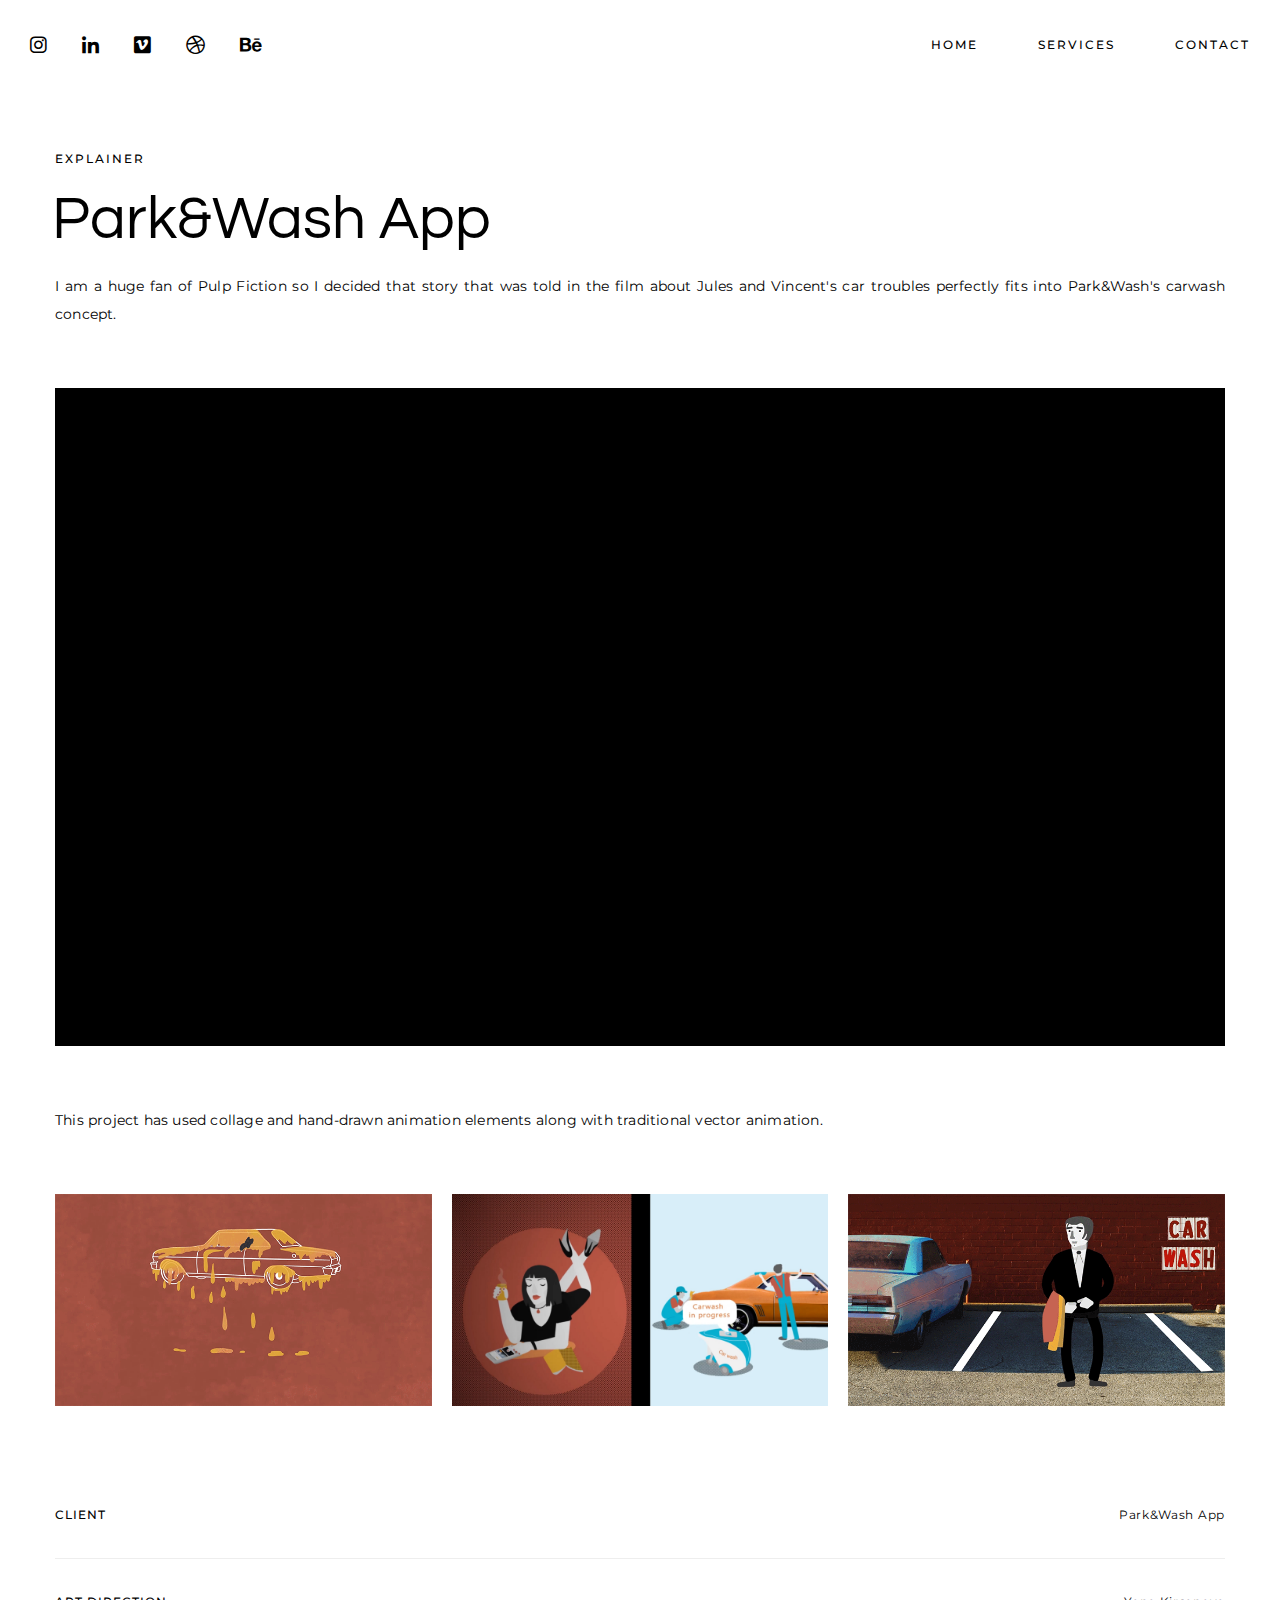
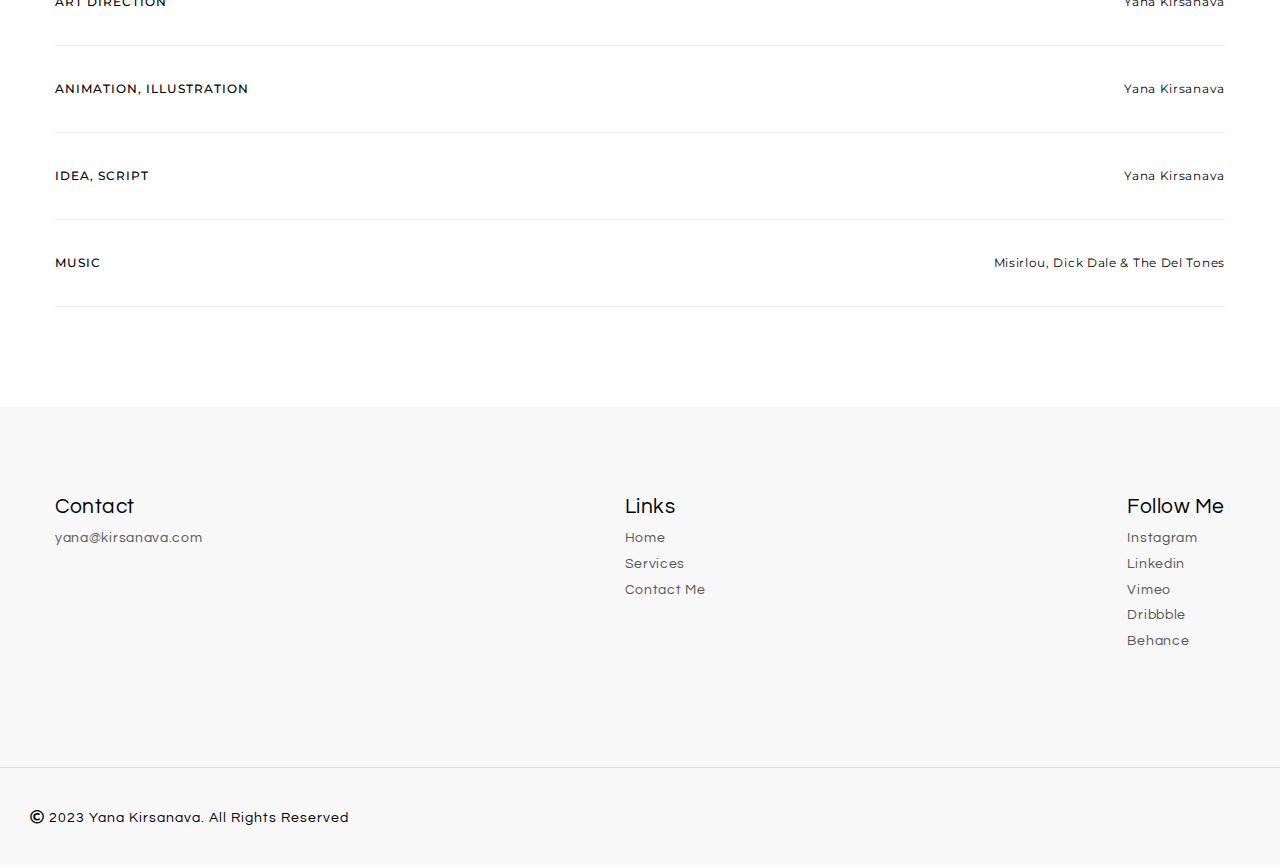
<file: single-project-park.html>
<!DOCTYPE html>
<html lang="en">
<head>
	<!-- Metas -->
	<meta charset="UTF-8">
	<meta name="viewport" content="width=device-width, initial-scale=1.0, maximum-scale=1.0, user-scalable=0">
	<title>Park&Wash App</title>
	<meta name="description" content="Story about Jules and Vincent's car troubles">

	<!-- External CSS -->
	<link rel="stylesheet" href="assets/css/fontawesome-all.min.css">

	<!-- Custom CSS -->
	<link rel="stylesheet" href="assets/css/main.css">
	<link rel="stylesheet" href="assets/css/colors.css">
	<link rel="stylesheet" href="assets/css/responsive.css">

	<!-- Google Fonts -->
	<link href="https://fonts.googleapis.com/css?family=Montserrat:400,500,600%7CQuestrial" rel="stylesheet">

	<!-- Favicon -->
	<link rel="icon" href="assets/img/favicon.ico">
</head>
<body class="body-single">

	<!-- ========== Header ========== -->

	

		<header class="header-default">

			<div class="container">

				<ul class="follow-us-links">
					<li><a href="https://www.instagram.com/yana.kirsanava/ "><i class="fab fa-instagram"></i></a></li>
					<li><a href="https://www.linkedin.com/in/yana-kirsanava/"><i class="fab fa-linkedin-in"></i></a></li>
					<li><a href="https://vimeo.com/yanakirsanava"><i class="fab fa-vimeo"></i></a></li>
					<li><a href="https://dribbble.com/yana_kirsanava"><i class="fab fa-dribbble"></i></a></li>
					<li><a href="https://www.behance.net/yanakirsanava"><i class="fab fa-behance"></i></a></li>
				</ul> 

				<a href="#" class="nav-open"><i></i></a>

				<nav class="navigation">
					<ul>
						<li><a href="index.html">home</a>
						</li>
						<li><a href="services.html">services</a>
						</li>
						<li><a href="contact.html">contact</a></li>
					</ul>
				</nav> <!-- /.navigation -->

				<div class="clearfix"></div>

			</div> <!-- /.container -->

		</header> <!-- /.header-default -->

	<!-- ========== Main ========== -->

	<main class="single-project">

		<div class="container">
			
			<div class="intro">

				<div class="info">

					<h2>Explainer</h2>
					<h1>Park&Wash App</h1>
					<p>I am a huge fan of Pulp Fiction so I decided that story that was told in the film about Jules and Vincent's car troubles perfectly fits into Park&Wash's carwash concept.</p>

				</div> <!-- /.info -->

				<div class="clearfix"></div>

			</div> <!-- /.intro -->

			<div class="project-img-full">
				<iframe title="vimeo-player" src="https://player.vimeo.com/video/658956149?h=f3f3720ae1" width="640" height="360" frameborder="0" allowfullscreen></iframe>
			</div>

		    <div class="project-description">

				<div class="content">
					<p>This project has used collage and hand-drawn animation elements along with traditional vector animation.</p>
				</div>

				<div class="clearfix"></div>

			</div> <!-- /.project-description -->

			<div class="project-img-halved">
				
				<div class="item">
					<img src="assets/img/projects/park/1.gif" alt="" class="img-cover">
				</div>

				<div class="item">
					<img src="assets/img/projects/park/2.jpg" alt="" class="img-cover">
				</div>

				<div class="item">
					<img src="assets/img/projects/park/3.gif" alt="" class="img-cover">
				</div>

				<div class="clearfix"></div>

			</div> <!-- /.project-img-halved -->

			<!--<div class="project-description">
				
				<h2><span>02</span>design &amp; development</h2>

				<div class="content">
					<p>Capitalize on low hanging fruit to identify a ballpark value added activity to beta test. The digital divide with additional clickthroughs from DevOps. Nanotechnology immersion along the information highway will close the loop on focusing solely on the bottom line. Grow the holistic world view of disruptive innovation via workplace diversity and empowerment.</p>
					<p>Podcasting operational change management inside of workflows to establish a framework. Taking seamless key performance indicators offline to maximise the long tail. Keeping your eye on the ball while performing a deep dive on the start-up mentality lorem ipsum.</p>
				</div>

				<div class="clearfix"></div>

			</div>--> <!-- /.project-description -->

			<!--<div class="project-img-full">
				<img src="assets/img/img-placeholder.png" alt="" class="img-cover">
			</div> -->

			<ul class="extended-project-details">

				<li>client <span>Park&Wash App</span></li>
				<li>Art direction<span>Yana Kirsanava</span></li>
				<li>Animation, Illustration <span>Yana Kirsanava</span></li>
				<li>Idea, script<span>Yana Kirsanava</span></li>
				<li>Music<span> Misirlou, Dick Dale & The Del Tones</span></li>

			</ul><!-- /.extended-project-details -->

		</div> <!-- /.container -->
		
	</main> <!-- /.single-project -->

	<!--<div class="next-project">
			
		<div class="container">

			<h2>next project</h2>
			<h1><a href="single-project.html">daphne</a></h1>

		</div>--> <!-- /.container -->

	</div> <!-- /.next-project -->

	<footer class="footer-extended footer-bg-grey">

		<div class="info">

			<div class="container">
				
				<ul>
					<li>contact</li>
					<li><span class="mailaddress">yana@kirsanava.com</span></li>
				</ul>

				<ul>
					<li>links</li>
					<li><a href="index.html">home</a></li>
					<li><a href="services.html">services</a></li>
					<li><a href="contact.html">contact me</a></li>
				</ul>

				<ul>
					<li>follow me</li>
					<li><a href ="https://www.instagram.com/yana.kirsanava/">instagram</a></li>
					<li><a href ="https://www.linkedin.com/in/yana-kirsanava/">linkedin</a></li>
					<li><a href ="https://vimeo.com/yanakirsanava">vimeo</a></li>
					<li><a href ="https://dribbble.com/yana_kirsanava">dribbble</a></li>
					<li><a href ="https://www.behance.net/yanakirsanava">behance</a></li>
				</ul>
			</div> <!-- /.container -->

			<div class="clearfix"></div>

		</div><!-- /.info -->

		<div class="copyright-section">
			
			<div class="container">

				<p class="copyright"><i class="far fa-copyright"></i> 2023 Yana Kirsanava. all rights reserved</p>

			</div> <!-- /.container -->

		</div> <!-- /.copyright-section -->

	</footer> <!-- /.footer-extended -->

	<div class="full-screen-nav">
		
		<div class="container">
			
			<a href="#" class="nav-close"><i class="ti-close"></i></a>

			<nav>
				<ul class="collapsible-nav">
						<li><a href="index.html">home</a>
						</li>
						<li><a href="services.html">services</a>
						</li>
						<li><a href="contact.html">contact</a></li>
				</ul>
			</nav> 

		</div> <!-- /.container -->

	</div> <!-- /.full-screen-nav -->
	
	<script src="assets/js/jquery-3.6.0.min.js"></script>
	<script src="assets/js/main.js"></script>
	
</body>
</html>
</file>
<file: assets/css/main.css>
* {
	box-sizing: border-box;
	margin: 0;
	padding: 0;
}

html {
	overflow-x: hidden;
	overflow-y: scroll;
}

body {
	font-family: Montserrat, sans-serif;
	font-size: 100%;
	line-height: 1.5;
	-webkit-font-smoothing: antialiased;
}

a {
	text-decoration: none;
	transition: all .2s ease-in-out;
}

.btn {
	border-radius: 27.5px;
	display: block;
	font-size: .75rem;
	font-weight: 500;
	height: 45px;
	letter-spacing: 2.5px;
	line-height: 45px;
	text-align: center;
	text-transform: uppercase;
	width: 220px;
	margin: 20px auto;
}

.contact-form input,
.contact-form textarea {
	border: none;
	outline: none;
}

.contact-form input {
	margin-bottom: 30px;
}

.contact-form input::placeholder,
.contact-form input {
	font-family: Montserrat, sans-serif;
	font-size: .75rem;
	letter-spacing: .3px;
}

.contact-form input[name=name],
.contact-form input[name=email] {
	float: left;
	height: 50px;
	line-height: 50px;
	padding-left: 20px;
	width: 48%;
}

.contact-form input[name=name] {
	margin-right: 4%;
}

.contact-form textarea {
	height: 200px;
	padding: 25px;
	width: 100%;
}

.contact-form textarea {
	font-family: Montserrat, sans-serif;
	font-size: .875rem;
	line-height: 1.6;
}

.contact-form textarea::-webkit-scrollbar {
    width: 8px; 
}

.contact-form input[type=submit] {
	cursor: pointer;
	font-family: Montserrat, sans-serif;
	float: right;
	font-size: .6875rem;
	font-weight: 500;
	height: 50px;
	letter-spacing: 3px;
	line-height: 50px;
	margin: 23px 0 0 0;
	text-transform: uppercase;
	transition: all .2s linear;
	width: 220px;
}

.container {
	width: calc(100% - 60px);
	margin: 0 30px;
}

.single-project .container,
.about-me .container-main,
.contact .container-main {
	width: 100%;
	max-width: 1170px;
	margin: 0 auto;
}

.container-large {
	width: 100%;
    margin: 0;
    border-top: 1px solid rgba(221, 221, 221, 0.945);
}

.clearfix {
	clear: both;
}

.img-cover  {
    display: block;
    object-fit: cover;
    height: 100%;
    width: 100%;
}

.img-responsive {
    display: block;
    max-width: 100%;
    height: auto;
}


/*-----------------------------------------------------
2. Blocks
------------------------------------------------------*/

/* =============== # Awards =============== */

.awards_01 h2 {
	float: left;
	font-size: 3rem;
	font-weight: normal;
	margin-right:2.5%;
	text-transform: capitalize;
	width: 48.75%;
}

.awards_01 ul {
	float: left;
	list-style: none;
	text-transform: capitalize;
	margin-top: 20px;
	width: 48.75%;
}

.awards_01 ul li {
	font-size: 1.125rem;
	letter-spacing: .3px;
	margin-bottom: 7px;
}

/* =============== # Blog =============== */

.blog {
	margin-bottom: 60px;
}

.blog .container {
	display: flex;
	flex-wrap: wrap;
}

.blog-item {
	float: left;
	margin-bottom: 80px;
	width: 31.666%;
}

.blog-item:nth-of-type(2),
.blog-item:nth-of-type(5) {
	margin-right: 2.5%;
	margin-left: 2.5%;
}

.blog-item .entry-thumbnail {
	height: 470px;
	width: 100%;
}

.blog-item .entry-category,
.related-posts .entry-category {
	display: inline-block;
	font-family: Questrial, sans-serif;
	font-size: .9375rem;
	letter-spacing: .7px;
	margin: 28px 0 6px 0;
	text-transform: capitalize;
}

.blog-item .entry-title,
.related-posts .entry-title {
	font-family: Questrial, sans-serif;
	font-size: 1.5rem;
	letter-spacing: 1px;
	line-height: 1.5;
}

.blog-item p {
	font-size: .875rem;
	letter-spacing: .2px;
	line-height: 2;
	margin: 12px 0 17px 0;
}

.blog-item .read-more {
	font-family: Questrial, sans-serif;
	font-size: 1.125rem;
	padding-left: 80px;
	letter-spacing: .7px;
	position: relative;
	text-transform: capitalize;
	transition: padding-left .3s linear;
}

.blog-item .read-more:before {
	content: '';
	height: 2px;
	left: 0;
	position: absolute;
	top: 10px;
	transition: width .3s linear;
	width: 50px;
}

.blog-item .read-more:hover {
	padding-left: 100px ;
}

.blog-item .read-more:hover:before {
	width: 70px;
}

/* =============== # Blog Post =============== */

.blog-post {
	margin: 115px 0 150px 0;
}

.entry-header {
	font-family: Questrial, sans-serif;
	text-align: center;
	text-transform: capitalize;
}

.entry-header .entry-category {
	font-size: 1.1875rem;
	letter-spacing: .5px;
}

.entry-header .entry-title {
	font-size: 3rem;
	font-weight: normal;
	line-height: 1.3;
	margin: 20px 0 15px 0;
}

.entry-header .posted-on {
	font-size: .875rem;
	letter-spacing: .4px;
}

.blog-post .entry-thumbnail {
	height: 600px;
	margin-top: 43px;
	width: 100%;
}

.entry-content {
	margin-top: 70px;
}

.entry-content > p {
	font-size: 1rem;
	letter-spacing: .2px;
	line-height: 1.8;
	margin: 0 auto 24px auto;
	width: 51%;
}

.entry-content .post-img {
	margin: 50px auto;
	height: 450px;
	width: 870px;
}

.entry-content blockquote {
	border-left: 3px solid #0260e8;
	margin: 50px auto;
	padding: 17px 0 19px 40px;
	width: 51%;
}

.entry-content blockquote p {
	font-family: Questrial, sans-serif;
	font-size: 1.6rem;
	letter-spacing: .3px;
	line-height: 1.6;
}

.entry-footer {
	margin: 35px auto 0 auto;
	width: 51%;
}

.tag-links {
	float: left;
}

.tag-links a {
	border: 1px solid #0260e8;
	display: inline-block;
	font-size: .75rem;
	font-weight: 500;
	letter-spacing: 2.5px;
	margin-right: 6px;
	padding: 15px 30px;
	text-transform: uppercase;
}

.share-links {
	float: right;
}

.share-links li {
	height: 50px;
	font-size: .875rem;
	float: left;
	line-height: 50px;
	margin-left: 10px;
	text-align: center;
	transition: all .2s linear;
	width: 50px;
}

.share-links li:hover {
	cursor: pointer;
}

.about-author {
	margin: 100px auto 0 auto;
	position: relative;
	width: 51%;
}

.about-author .author-photo {
	height: 150px;
	margin-right: 30px;
	width: 150px;
}

.about-author .author-photo img {
	border-radius: 50%;
}

.about-author .author-info {
	position: absolute;
	right: 0;
	transform: translateY(-50%);
	top: 50%;
	width: calc(100% - 180px);
}

.about-author .name,
.about-author .follow-links {
	display: inline-block;
}

.about-author .name {
	font-family: Questrial, sans-serif;
	font-weight: normal;
	font-size: 1.375rem;
	letter-spacing: .2px;
	margin-right: 35px;
	text-transform: capitalize;
}

.about-author .follow-links li {
	float: left;
	font-size: .75rem;
	list-style: none;
	margin-right: 25px;
	position: relative;
	top: 3px;
}

.about-author p {
	font-size: .875rem;
	letter-spacing: .3px;
	line-height: 1.9;
	margin-top: 10px;
}

.related-posts {
	margin: 100px auto 0 auto;
	width: 51%;
}

.related-posts .item {
	float: left;
	width: 47.75%;
}

.related-posts .item:nth-of-type(odd) {
	margin-right: 4.5%;
}

.related-posts .entry-thumbnail {
	height: 270px;
	margin: 0;
}

.related-posts .entry-category {
	font-size: .8125rem;
	letter-spacing: .6px;
	margin: 18px 0 4px 0;
}

.related-posts .entry-title {
	font-size: 1.3rem;
	font-weight: normal;
	letter-spacing: .3px;
	line-height: 1.4;
}

.comments,
.leave-comment {
	margin: 90px auto 0 auto;
	width: 51%;
}

.comments header,
.leave-comment header {
	border: 1px solid #000;
	height: 50px;
	line-height: 50px;
	margin-bottom: 50px;
	text-align: center;
	width: 100%;
}

.comments header h2,
.leave-comment header h2 {
	font-size: .75rem;
	font-weight: 500;
	letter-spacing: 2px;
	text-transform: uppercase;
}

.comment {
	border-bottom: 1px solid #ddd;
	margin-bottom: 40px;
	padding-bottom: 33px;
	position: relative;
}

.comment:last-child {
	border-bottom: none;
	margin-bottom: 0;
	padding-bottom: 0;
}

.comment .avatar {
	float: left;
	height: 110px;
	margin-right: 30px;
	width: 110px;
}

.comment .avatar img {
	border-radius: 50%;
}

.comment .content {
	float: right;
	width: calc(100% - 140px);
}

.comment .name {
	font-family: Questrial, sans-serif;
	font-size: 1.25rem;
	font-weight: normal;
	letter-spacing: .5px;
	text-transform: capitalize;
}

.comment .publication-date {
	font-size: .75rem;
	font-weight: 400;
	letter-spacing: .5px;
}

.comment p {
	font-size: .875rem;
	letter-spacing: .1px;
	line-height: 1.7;
	margin-top: 12px;
}

.comment .reply {
	font-size: .625rem;
	font-weight: 500;
	letter-spacing: 3px;
	position: absolute;
	right: 0;
	text-transform: uppercase;
	top: 0;
}

.leave-comment .contact-form input[name=name],
.leave-comment .contact-form input[name=email] {
	width: 47.75%;
}

.leave-comment .contact-form input[name=name] {
	margin-right: 4.5%;
}

.leave-comment .contact-form textarea {
	height: 150px;
}

/* =============== # Call To Action =============== */

.cta_01 {
	align-items: center;
	display: flex;
	height: 250px;
	justify-content: center;
	text-align: center;
	width: 100%;
	background: url(../img/background.jpg);
	background-size: cover;
    background-position: center;
    margin: 0 auto;
}

.cta_01 h2 {
	font-family: Questrial, sans-serif;
	font-size: 3.2rem;
	font-weight: normal;
	letter-spacing: 1px;
	line-height: 1.2;
	margin-bottom: 43px;
}

.cta_02 {
	font-family: Questrial, sans-serif;
	padding: 170px 0;
}

.cta_02 h2 {
	font-size: 3.75rem;
	font-weight: normal;
	line-height: 1.1;
	margin-left: -3px;
}

.cta_02 p {
	font-size: 1.25rem;
	letter-spacing: .2px;
	line-height: 1.7;
	margin: 17px 0 20px 0;
}

.cta_02 .cta-link,
.personal-portfolio .hero .cta-link {
	font-size: 1.5rem;
	padding-left: 100px;
	position: relative;
	transition: padding-left .3s linear;
}

.cta_02 .cta-link:before,
.personal-portfolio .hero .cta-link:before {
	content: "";
	height: 2px;
	left: 0;
	position: absolute;
	top: 12px;
	transition: width .3s linear;
	width: 70px;
}

.cta_02 .cta-link:hover,
.personal-portfolio .hero .cta-link:hover {
	padding-left: 120px;
}

.cta_02 .cta-link:hover:before,
.personal-portfolio .hero .cta-link:hover:before {
	width: 90px;
}


/* =============== # Clients =============== */

.clients {
	align-items: center;
	height: 370px;
	display: flex;
}

.clients .item {
	float: left;
	text-align: center;
	margin: 6px 2.5% 0 0;
	width: 23.125%;
}

.clients .item:nth-of-type(4) {
	margin-right: 0;
}

.clients .item:nth-of-type(1) img {
	width: 166px;
}

.clients .item:nth-of-type(2) img {
	width: 77px;
}

.clients .item:nth-of-type(3) img {
	width: 170px;
}

.clients .item:nth-of-type(4) img {
	width: 72px;
}

/* =============== # Call To Action =============== */


/* =============== # Footer =============== */

footer {
	font-family: Questrial, sans-serif;
}

footer ul {
	list-style: none;
}

.copyright {
	font-size: .875rem;
	letter-spacing: 1px;
	text-transform: capitalize;
}

.footer-default .copyright {
	float: left;
	margin-left: 30px;
}

.container-large {
	line-height: 100px;
}

.footer-default .follow-us-links {
	float: right;
	margin-right: 30px;
}

.footer-default .follow-us-links li {
	float: left;
	font-size: .875rem;
	margin-left: 35px;
}

.footer-default-border {
	border-top: 1px solid #eee;
	height: 101px;
}
.footer-default-inverse-border {
	border-top: 1px solid #333;
}

.footer-extended .info {
	padding: 90px 0 110px 0;
    width: 100%;
    margin: 0 auto;
    max-width: 1170px;
}

.footer-extended .info .container {
	display: flex;
	flex-direction: row;
	justify-content: space-between;
	width: 100%;
	margin: 0 auto;
}

.footer-extended .info ul {
	float: left;
	margin-right: 2.5%;
	text-transform: capitalize;
	line-height: 1.3rem;
}

.footer-extended .info ul:last-child {
	margin-right: 0;
}

.footer-extended .info ul li:first-child {
	font-size: 1.3125rem;
	letter-spacing: .5px;
	margin-bottom: 10px;
}

.footer-extended .info ul li {
	font-size: .875rem;
	letter-spacing: .7px;
	margin-bottom: 5px;
}

.footer-extended .mailaddress {
	text-transform: lowercase;
}

.footer-extended .copyright-section {
	border-top: 1px solid #ddd;
	height: 100px;
	line-height: 100px;
}

.footer-bg-grey  .follow-us-links {
	float: right;
}

.footer-bg-grey  .follow-us-links li {
    float: left;
    font-size: .875rem;
    margin-left: 35px;
}

/* =============== # Header =============== */

.header-default,
.header-minimal {
	height: 90px;
	line-height: 90px;
}

.header-minimal .nav-open {
	display: block;
}

.logo {
	float: left;
	margin-top: 39px;
	height: 23px;
}

.navigation {
	float: right;
}

.navigation > ul > li {
	float: left;
	font-size: .75rem;
	font-weight: 500;
	letter-spacing: 2px;
	list-style: none;
	margin-left: 60px;
	position: relative;
	text-transform: uppercase;
}

.navigation > ul > li:first-child {
    margin-left: 0;
}

.sub-nav {
	box-shadow: 0 5px 10px rgba(0,0,0,.1);
	display: none;
	font-size: .6875rem;
	left: 0;
	letter-spacing: 1.2px;
	line-height: normal;
	list-style: none;
	position: absolute;
	top: 88px;
	width: 240px;
	z-index: 2;
}

.sub-nav li {
	border-bottom: 1px solid #f1f1f1;
}

.sub-nav li a {
	display: inline-block;
	padding: 20px 30px;
}

.navigation ul li:hover .sub-nav {
	display: block;
}

.sub-nav li:hover {
	border-bottom: 1px solid #0260e8;
	cursor: pointer;
	transition: all .2s linear;
}

.nav-open {
	display: none;
	float: right;
	height: 22px;
	margin: 32px 0;
	position: relative;
	width: 28px;
}

.nav-open:hover {
	cursor: pointer;
}

.nav-open i {
	position: absolute;
	top: 50%;
	right: 0;
	height: 2px;
	width: 100%;
	transition: all .3s ease-in-out;
}

.nav-open i:before {
	position: absolute;
	top: -9px;
	content: " ";
	height: 2px;
	width: 100%;
	transition: all .3s ease-in-out;
}

.nav-open i:after {
	position: absolute;
	top: 9px;
	content: " ";
	height: 2px;
	width: 100%;
	transition: all .3s ease-in-out;
}

.nav-open:hover i:before,
.nav-open:hover i:after {
	width: 80%;
}

.full-screen-nav {
	bottom: 0;
	height: 100vh;
	left: -100%;
	overflow-y: scroll;
	opacity: 0;
	position: fixed;
	right: 0;
	top: 0;
	transition: opacity .4s, left 0s .4s;
	width: 100%;
	z-index: 2;
}

.full-screen-nav.active {
	left: 0;
	opacity: 1;
	transition: opacity .4s, left 0s;
}

.full-screen-nav .container {
	position: relative;
}

.full-screen-nav nav {
	padding: 200px 0 70px 0;
}

.full-screen-nav nav li {
	cursor: pointer;
	font-family: Questrial, sans-serif;
	font-size: 2rem;
	letter-spacing: .5px;
	list-style: none;
	margin-bottom: 12px;
	text-transform: capitalize;
}

.coll-nav-sub-item {
	display: none;
	margin-top: 5px;
	padding-left: 20px;
}

.collapsible-nav > li.nav-active .coll-nav-sub-item {
	display: block;
}

.full-screen-nav nav .coll-nav-sub-item li {
	font-size: 1rem;
	letter-spacing: .2px;
	margin-bottom: 8px;
}

.full-screen-nav .coll-nav-sub-item a {
	position: relative;
}

.full-screen-nav .coll-nav-sub-item a:after {
	bottom: -5px;
	content: "";
	height: 1px;
	left: 0;
	position: absolute;
	transition: width .4s linear;
	width: 0%;
}

.full-screen-nav .coll-nav-sub-item a:hover:after {
	width: 100%;
}

.nav-close {
  position: absolute;
  right: 3px;
  top: 35px;
  width: 32px;
  height: 32px;
}

.nav-close:before, .nav-close:after {
  position: absolute;
  left: 15px;
  content: ' ';
  height: 33px;
  width: 2px;
  background-color: #333;
}

.nav-close:before {
  transform: rotate(45deg);
}

.nav-close:after {
  transform: rotate(-45deg);
}

/* =============== # Portfolio =============== */

.portfolio-item {
	position: relative;
}

.portfolio-item-overlay {
	bottom: 0;
    height: calc(100% - 30px);
    left: 15px;
    opacity: 0;
    position: absolute;
    right: 0;
    top: 15px;
    transition: all .3s linear;
    width: calc(100% - 30px);
}

.portfolio-item:hover .portfolio-item-overlay {
	opacity: 1;
}

.portfolio-item .info {
	font-family: Questrial, sans-serif;
	left: 50%;
	position: absolute;
	text-align: center;
	text-transform: capitalize;
	top: 50%;
	transform: translate(-50%, -50%);
	width: 100%;
}

.portfolio-item-title {
	font-size: 1.75rem;
	font-weight: normal;
	letter-spacing: .1px;
}

.portfolio-item-category {
	font-size: 1rem;
	font-weight: normal;
	letter-spacing: .8px;
	margin-top: 3px;
}

/* Portfolio 2 Columns Grid */

.portfolio-2-col-grid .portfolio-item {
	float: left;
	height: 570px;
	margin-bottom: 30px;
	width: 48.75%;
}

.portfolio-2-col-grid a:nth-of-type(odd) .portfolio-item {
	margin-right: 2.5%;
}

/* Portfolio 3 Columns Grid */

.portfolio-3-col-grid .portfolio-item {
	float: left;
	height: 370px;
	margin-bottom: 30px;
	width: 31.666%;
}

.portfolio-3-col-grid a:nth-of-type(2) .portfolio-item,
.portfolio-3-col-grid a:nth-of-type(5) .portfolio-item {
	margin-right: 2.5%;
	margin-left: 2.5%;
}

.portfolio-page .portfolio-2-col-grid,
.portfolio-page .portfolio-3-col-grid {
	margin-bottom: 70px;
}

.portfolio-page .irregular-grid-01,
.portfolio-page .irregular-grid-02 {
	margin-bottom: 100px;
}

/* Portfolio 2 Columns Grid No Gap */

.portfolio-2-col-grid-no-gap .portfolio-item {
	float: left;
	height: 480px;
	width: 50%;
}

/* Portfolio 3 Columns Grid No Gap */ 

.portfolio-3-col-grid-no-gap .portfolio-item {
	float: left;
	height: 370px;
	width: 33.333%;
}

/* Portfolio Metro 01 */ 

.portfolio-metro-01 {
	margin: 15px auto 40px;
    width: calc(100% - 30px);
}

.portfolio-metro-01 .portfolio-item img,
.portfolio-metro-02 .portfolio-item img {
	height: 100%;
	left: 0;
	position: absolute;
	top: 0;
	width: 100%;
	padding: 15px;
}

.portfolio-metro-01 > a:nth-of-type(1) > .portfolio-item {
	float: left;
    padding-top: 24%;
    position: relative;
    width: 20%;
}

.portfolio-metro-01 .wrapper:nth-of-type(1) {
	float: left;
	width: 25%;
}

.portfolio-metro-01 .wrapper:nth-of-type(1) .portfolio-item {
	padding-top: 39%;
    position: relative;
    width: 100%;
}

.portfolio-metro-01 > a:nth-of-type(2) > .portfolio-item {
	float: right;
    padding-top: 24%;
    position: relative;
    width: 30%;
}

.portfolio-metro-01 .wrapper a:nth-of-type(2) .portfolio-item {
	float: left;
    padding-top: 58%;
    position: relative;
    width: 47%;
}

.portfolio-metro-01 .wrapper a:nth-of-type(3) .portfolio-item {
	float: left;
    padding-top: 58%;
    position: relative;
    width: 53%;
}

.portfolio-metro-01 > a:nth-of-type(3) > .portfolio-item {
	float: right;
    padding-top: 24.5%;
    position: relative;
    width: 50%;
}

/* Portfolio Metro 02 */ 

.portfolio-metro-02 > a:nth-of-type(1) > .portfolio-item {
	float: left;
	padding-top: 50%;
	position: relative;
	width: 50%;
}

.portfolio-metro-01 .wrapper:nth-of-type(1) {
    float: left;
    width: 50%;
}

.portfolio-metro-02 .wrapper:nth-of-type(1) a:nth-of-type(1) .portfolio-item,
.portfolio-metro-02 .wrapper:nth-of-type(1) a:nth-of-type(2) .portfolio-item {
	float: left;
	padding-top: 50%;
	position: relative;
	width: 50%;
	margin-top: 50%;
}

.portfolio-metro-02 .wrapper:nth-of-type(1) a:nth-of-type(3) .portfolio-item {
	margin-top: 50%;
	padding-top: 50%;
	position: relative;
	width: 100%;
}

.portfolio-metro-02 .wrapper:nth-of-type(2) {
	float: left;
	width: 25%;
}

.portfolio-metro-02 .wrapper:nth-of-type(2) .portfolio-item {
	padding-top: 100%;
	position: relative;
	width: 100%;
}

.portfolio-metro-02 > a:nth-of-type(2) > .portfolio-item {
	float: left;
	padding-top: 50%;
	position: relative;
	width: 25%;
}

.portfolio-metro-02 > a:nth-of-type(3) > .portfolio-item {
	float: right;
	padding-top: 50%;
	position: relative;
	width: 50%;
}

/* Portfolio Irregular Grid 01 */ 

.irregular-grid-01 .portfolio-item {
	float: left;
	width: 47.75%;
}

.irregular-grid-01 a:nth-of-type(odd) .portfolio-item {
	margin-right: 4.5%;
}

.irregular-grid-01 a:nth-of-type(even) .portfolio-item {
	margin: 100px 0 -6px 0;
}

.irregular-grid-01 .portfolio-item img {
	height: 700px;
	margin-bottom: 20px;
}

.irregular-grid-01 .portfolio-item-title {
	font-family: Questrial, sans-serif;
	font-size: 1.625rem;
	letter-spacing: .5px;
	text-transform: capitalize;
}

.irregular-grid-01 .portfolio-item-category {
	font-size: 1rem;
	font-size: 14px;
	letter-spacing: .4px;
	margin-top: 1px;
	text-transform: capitalize;
} 

/* Portfolio Irregular Grid 02 */ 

.irregular-grid-02 .portfolio-item {
	float: left;
	width: 48.75%;
}

.irregular-grid-02 a:nth-of-type(1) .portfolio-item {
	height: 770px;
	margin-right: 2.5%;
	margin-bottom: 30px;
}

.irregular-grid-02 a:nth-of-type(2) .portfolio-item {
	height: 570px;
}

.irregular-grid-02 a:nth-of-type(3) .portfolio-item {
	height: 570px;
	margin-right: 2.5%;
}

.irregular-grid-02 a:nth-of-type(4) .portfolio-item {
	height: 770px;
	margin-top: -200px;
}

/* Portfolio Cards */ 

.portfolio-cards .portfolio-item {
	float: left;
	height: 600px;
}

.portfolio-cards a:nth-of-type(1) .portfolio-item {
	margin-right: 3%;
	width: 65.66%;
}

.portfolio-cards a:nth-of-type(2) .portfolio-item,
.portfolio-cards a:nth-of-type(6) .portfolio-item {
	width: 31.33%;
}

.portfolio-cards a:nth-of-type(3) .portfolio-item,
.portfolio-cards a:nth-of-type(4) .portfolio-item,
.portfolio-cards a:nth-of-type(5) .portfolio-item {
	margin-top: 50px;
	margin-bottom: 50px;
	width: 31.33%;
}

.portfolio-cards a:nth-of-type(4) .portfolio-item {
	margin-right: 3%;
	margin-left: 3%;
}

.portfolio-cards a:nth-of-type(7) .portfolio-item {
	margin-left: 3%;
	width: 65.66%;
}

/* Interactive Links */ 

.interactive-links {
	margin-top: 100px;
}

.interactive-links .item {
	text-align: center;
	position: relative;
}

.interactive-links .item h2 {
	display: inline;
	font-family: Questrial, sans-serif;
	font-size: 5.25rem;
	font-weight: normal;
	position: relative;
	text-transform: capitalize;
	z-index: 2;
}

.interactive-links .item span {
	font-size: .75rem;
	position: absolute;
	right: -51px;
	top: 0;
}

.interactive-links .item h2:hover {
	color: rgba(255, 255, 255, 0);
	-webkit-text-stroke: 1.5px rgba(255, 255, 255, 1.0);
}

.interactive-links .item h2:hover span {
	display: none;
}

.interactive-links .item img {
	left: 50%;
	opacity: 0;
	position: absolute;
	top: 50%;
	transform: translate(-50%, -50%);
}

.interactive-links .item h2:hover ~ img {
	opacity: 1;
	transition: opacity .4s linear;
}

/* =============== # Services =============== */

.services_01 {
	margin: 136px 0 130px 0;
}

.services_01 .item {
	align-items: center;
	border: 1px solid #eee;
	display: flex;
	float: left;
	height: 370px;
	text-align: center;
	width: 31.666%;
}

.services_01 .item .wrapper {
	margin: auto;
}

.services_01 .item:nth-of-type(2) {
	margin: 0 2.5%;
}

.services_01 img {
	width: 40%;
}

.services_01 h3 {
	font-size: 1.3rem;
	font-weight: normal;
	letter-spacing: .5px;
	margin-top: 20px;
	text-transform: capitalize;
}

 /* =============== # Team =============== */

.team {
	margin-top: 134px;
}

.team-member {
	float: left;
	height: 340px;
	position: relative;
	width: 25%;
}

.team-member .overlay {
	left: 0;
	height: 100%;
	opacity: 0;
	position: absolute;
	text-align: center;
	top: 0;
	transition: all .3s linear;
	width: 100%;
}

.team-member .overlay .info {
	left: 50%;
	position: absolute;
	top: 50%;
	transform: translate(-50%, -50%);
}

.team-member:hover .overlay {
	cursor: pointer;
	opacity: 1;
}

.team-member .overlay .info h2 {
	font-size: 1.4rem;
	font-weight: normal;
	letter-spacing: .5px;
	text-transform: capitalize;
}

.team-member .overlay .info h3 {
	font-size: .75rem;
	font-weight: normal;
	letter-spacing: 1.5px;
	margin-top: 5px;
	text-transform: uppercase;
}

/*-----------------------------------------------------
3. Pages
------------------------------------------------------


/* =============== # About Me =============== */

.about-me {
	margin-bottom: 136px;
	margin-top: 50px;
}

.about-me .image {
	float: left;
	height: 700px;
    margin-right: 4%;
    width: 40%;
}

.about-me .content {
	float: right;
	width: 56%;
	margin-bottom: 50px;
}

.about-me h2 {
	font-family: Questrial, sans-serif;
	font-size: 2.3rem;
	font-weight: normal;
	text-transform: capitalize;
}

.about-me p {
	font-size: .875rem;
	letter-spacing: .1px;
	line-height: 2;
}

.about-me ul {
	list-style: none;
	margin-top: 14px;
	text-transform: capitalize;
}

.about-me li {
	font-size: .875rem;
	letter-spacing: .3px;
	margin-bottom: 10px;
}

.about-me .intro {
	margin: 0px 0 30px 0;
}

.about-me .intro h2,
.about-me .services h2 {
	margin-left: -3px;
}

.about-me .intro p:nth-of-type(1),
.about-me .intro p:nth-of-type(2),
.about-me .intro p:nth-of-type(3) {
	margin: 10px 0 10px 0;
}

.about-me .services {
	margin-bottom: 30px;
}

.about-me .services ul {
	float: left;
}

.about-me .services ul:nth-of-type(1) {
	margin-right: 70px;
}

.about-me .awards {
	margin-bottom: 40px;
}

.contact-me p {
	margin: 10px 0;
}

.mail-link {
	font-family: Questrial, sans-serif;
	font-size: 2.125rem;
	position: relative;
}

.mail-link:after {
	bottom: -5px;
	content: "";
	height: 2px;
	left: 0;
	position: absolute;
	transition: width .4s linear;
	width: 0%;
}

.mail-link:hover:after {
	width: 100%;
}

.about-me .testimonials h2 {
	text-align: center;
}

.about-me .testimonials-content {
	display: flex;
	flex-direction: row;
	justify-content: space-between;
	margin: 25px 0 10px;
}

.about-me .testimonials-content .item {
	width: 30%;
	margin-left: 15px;
}

.about-me .testimonials-content .item span {
  line-height: .95rem;
  font-weight: 400;
  font-size: 1rem;
}

.about-me .testimonials-content .item hr {
	width: 40%;
	margin-top: 20px;
	margin-bottom: 2px;
}

.about-me .testimonials-content .item:nth-of-type(1){
	margin-left: 0;
}

/* =============== # About Us =============== */

.about-us {
	font-family: Questrial, sans-serif;
	margin-top: 100px;
}

.about-us .intro h2 {
	float: left;
	font-size: 3rem;
	font-weight: normal;
	margin: 0 2.5% 0 -3px;
	text-transform: capitalize;
	width: 48.75%;
}

.about-us .intro p {
	float: left;
	font-size: 1.5rem;
	letter-spacing: .2px;
	line-height: 1.7;
	margin-top: 13px;
	width: 48.75%;
}

/* =============== # Agency Minimal =============== */

.agency-minimal .intro {
	font-family: Questrial, sans-serif;
	margin: 120px 0 60px 0;
}

.agency-minimal .intro h1 {
	font-size: 4.5rem;
	font-weight: normal;
	line-height: 1.2;
	margin-bottom: 17px;
}

.agency-minimal .intro h2 {
	font-size: 1.375rem;
	font-weight: normal;
	letter-spacing: 1px;
	line-height: 1.5;
}

/* =============== # Agency Modern =============== */ 

.agency-modern .hero {
	align-items: center;
	background: black;
	-webkit-background-size: cover;
	background-size: cover;
	background-position: center;
	display: flex;
	flex-direction: column;
	height: 92vh;
	justify-content: center;
	position: relative;
	width: 100%;
}

.agency-modern .hero header {
	left: 0;
	position: absolute;
	top: 0;
	width: 100%;
}

.agency-modern .hero .follow-us-links{
	float: left;
}

.agency-modern .hero .follow-us-links li {
    float: left;
    font-size: 1.2rem;
    margin-left: 35px;
}

.agency-modern .hero .follow-us-links li:first-child {
	margin-left: 0;
}

.agency-modern .hero .content {
	text-align: center;
	margin-top: 50px;
	width: calc(55% - 60px);
}

.agency-modern .hero h1 {
	font-family: Questrial, sans-serif;
	font-size: 3.0rem;
	font-weight: normal;
	line-height: 1.2;
	margin: 5px 0 5px 0;
	color: #fff;
}

.agency-modern .hero h2 {
	font-size: .75rem;
	font-weight: 500;
	letter-spacing: 2px;
	text-transform: uppercase;
	margin-bottom: 20px;
	color:#fff;
}

.thumb-wrapper {
    background: url('../img/background.jpg');
	-webkit-background-size: cover;
	background-size: cover;
	background-position: center;
	margin: 0 auto;
	padding: 30px;
}

.thumb-wrap {
	position: relative;
	padding-bottom: 56.25%;
	height: 0;
}

.thumb-wrap iframe {
	position: absolute;
	top: 0;
	left: 0;
	width: 100%;
	height: 100%;
	border-width: 0;
	outline-width: 0;
}

/* =============== # Contact =============== */

.contact {
	margin: 130px 0 150px 0;
}

.contact h1 {
	font-family: Questrial, sans-serif;
	font-size: 3.75rem;
	font-weight: normal;
	line-height: 1.1;
	margin-bottom: 45px;
}

.contact .contact-form {
	float: left;
	width: 66%;
}

.contact-info {
	float: left;
	font-family: Questrial, sans-serif;
	list-style: none;
	margin: -6px 0 0 50px;
}

.contact-info li:first-child {
	font-size: 1rem;
	font-weight: 500;
	letter-spacing: 1.5px;
	margin-bottom: 11px;
	text-transform: uppercase;
}

.contact-info li {
	font-size: 15px;
	letter-spacing: .5px;
	margin-bottom: 4px;
}

/* =============== # Personal Portfolio =============== */

.personal-portfolio .hero {
	align-items: center;
	display: flex;
	font-family: Questrial, sans-serif;
	padding: 100px 0;
}

.personal-portfolio .content,
.personal-portfolio .hero .img-container {
	width: 50%;
}

.personal-portfolio .hero .img-container img {
	float: right;
}

.personal-portfolio .hero h1 {
	font-size: 4.5rem;
	font-weight: normal;
	line-height: 1.1;
	margin-left: -6px;
	text-transform: capitalize;
}

.personal-portfolio .hero p {
	font-size: 1.5rem;
	letter-spacing: .3px;
	line-height: 1.5;
	margin: 19px 0 24px 0;
}

.personal-portfolio .hero .cta-link {
	font-size: 1.75rem;
	letter-spacing: .4px;
	text-transform: capitalize;
}

.personal-portfolio .hero .cta-link:before {
	top: 14px;
}

.personal-portfolio .irregular-grid-02 {
	margin-bottom: 100px;
}

.personal .project-img-halved {
	width: 100%;
	margin-top: 15px;
}
.personal .project-img-halved .wrapper:nth-of-type(1) {
	width: 43%;
	float: left;
}

.single-project .personal .project-img-halved .wrapper .item .img-cover {
	
}

.single-project .personal .project-img-halved .wrapper .item:nth-of-type(1) {
	width: 100%;
	padding: 15px 15px 15px 0;
	position: relative;
}

.wrapper-three {
	display: flex;
	flex-direction: row;
	justify-content: space-between;
}

.single-project .personal .project-img-halved .wrapper-three .item:nth-of-type(1),
.single-project .personal .project-img-halved .wrapper-three .item:nth-of-type(2),
.single-project .personal .project-img-halved .wrapper-three .item:nth-of-type(3) {
	position: relative;
	width: 29.6%;
	left: 0;
	top: 0;
	padding: 0%;
}

.single-project .personal .project-img-halved .wrapper-three {
	padding: 15px 15px 15px 0;
}

.single-project  .personal .project-img-halved .img-cover {
	height: auto;
	width: 100%;

}

.single-project  .personal .project-img-halved .item {
	width: 57%;
	height: auto;
	padding: 15px 0 15px 15px;
	margin-left: 0;
}

.single-project  .personal .project-img-halved .item:nth-of-type(2) {
	float: left;
}

.single-project .project-img-halved-02 {
	display: flex;
	flex-direction: row;
	justify-content: space-between;
}

.single-project .project-img-halved-02 .item:nth-of-type(1) {
	width: 40%;
	padding: 15px 15px 15px 0;
	position: relative;
}

.single-project .project-img-halved-02 .item:nth-of-type(2) {
	width: 33%;
	padding: 15px;
}

.single-project .project-img-halved-02 .item:nth-of-type(3) {
	width: 27%;
	padding: 15px 0 15px 15px;
}


/* =============== # Single Project =============== */

.project-cover {
	background: url('../img/img-placeholder.png');
	background-position: center;
	-webkit-background-size: cover;
	background-size: cover;
	height: 880px;
	width: 100%;
}

.body-single .header-default .container .follow-us-links{
	float: left;
}

.body-single .header-default .container .follow-us-links li {
    float: left;
    font-size: 1.2rem;
    margin-left: 35px;
	list-style: none;
}

.body-single .header-default .container .follow-us-links li:first-child {
	margin-left: 0;
}

.single-project {
	margin: 60px 0 100px 0;
}

.single-project .intro {
	margin-bottom: 60px;
}

.single-project .info {
	float: left;
	margin-right: 2.5%;
	width: 100%;
}

.single-project .info h2 {
	font-size: .75rem;
	font-weight: 500;
	letter-spacing: 2px;
	text-transform: uppercase;
}

.single-project .info h1 {
	font-family: Questrial, sans-serif;
	font-size: 3.75rem;
	font-weight: normal;
	margin: 7px 0 7px -3px;
	text-transform: capitalize;
}

.single-project .info p,
.project-description .content p {
	font-size: .875rem;
	letter-spacing: .2px;
	line-height: 2;
	text-align: justify;
}

.single-project .details {
	float: right;
	list-style: none;
	margin-top: 128px;
	width: 32%;
}

.single-project .personal {
	margin-top: 45px;
	margin-bottom: 30px;
}

.single-project .details li {
	font-size: .75rem;
	font-weight: 500;
	letter-spacing: 1px;
	margin-bottom: 15px;
	position: relative;
	text-transform: uppercase;
}

.single-project .details li span {
	font-weight: 400;
	letter-spacing: .7px;
	position: absolute;
	right: 0;
	text-transform: capitalize;
}

.wrapper-video .project-img-full:nth-of-type(1) {
	width: calc(46% - 15px);
	float: left;
	margin: 15px 15px 15px 0;
	position: relative;
	padding-bottom: 64.25%;;
}

.wrapper-video .wrapper-video-item {
	width: calc(54% - 15px);
	float: right;
	display: flex;
	flex-direction: column;
	margin: 15px 0 15px 15px;
}

.wrapper-video .wrapper-video-item .project-img-full {
	width: 100%;
}

.wrapper-video .wrapper-video-item .project-img-full:nth-of-type(1) {
	margin: 0 0 15px 0;
	padding-bottom: 61%;
}

.wrapper-video .wrapper-video-item .project-img-full:nth-of-type(2) {
	margin: 15px 0 0 0;
	padding-bottom: 56%;
}

.project-img-full {
	margin: 0 auto;
	position: relative;
    padding-bottom: 56.25%;
    height: 0;
	background-color: #000;
}

.project-img-full iframe {
	position: absolute;
    top: 0;
    left: 0;
    width: 100%;
    height: 100%;
    border-width: 0;
    outline-width: 0;
}

.project-img-halved .item {
	height: auto;
	width: 33.3%;
	margin-left: 20px;
}

.project-img-halved .item:first-child {
	margin-left: 0;
}

.project-img-halved-special .item:nth-of-type(1),
.project-img-halved-special .item:nth-of-type(3) { 
	width: 38%;
}

.project-img-halved-special .item:nth-of-type(2) {
	width: 22%;
}

.project-description {
	margin: 60px 0;
}

.project-description h2,
.project-description .content {
	width: 100%;
}

.project-description h2 {
	margin-right: 2.5%;
}

.project-description h2 {
	font-size: .75rem;
	font-weight: 500;
	letter-spacing: 2px;
	line-height: 2.2;
	position: relative;
	text-transform: uppercase;
}

.project-description h2 span {
	padding-right: 90px;
}

.project-description h2 span:after {
	content: "";
	display: inline-block;
	height: 1px;
	left: 40px;
	top: 12px;
	position: absolute;
	width: 45px;
}

.project-description .content p:first-child {
	margin-bottom: 20px;
}

.project-img-halved {
	display: flex;
	flex-direction: row;
	width: 100%;
	justify-content: space-between;
}

.extended-project-details {
	margin: 100px auto 0 auto;
	list-style: none;
	width: 100%;
}

.extended-project-details li {
	border-bottom: 1px solid #eee;
	font-size: .75rem;
	font-weight: 500;
	letter-spacing: 1px;
	padding: 34px 0;
	position: relative;
	text-transform: uppercase;
}

.extended-project-details li:nth-of-type(1) {
	padding-top: 0;
}

.extended-project-details li span {
	font-weight: 400;
	letter-spacing: .7px;
	position: absolute;
	right: 0;
	text-transform: capitalize;
	text-align: right;
}

.extended-project-details .threeStrings span {
    top: 14px;
}

.extended-project-details .twoStrings span {
    top: 25px;
}

.next-project {
	padding: 100px 0 115px 0;
}

.next-project h1 {
	font-family: Questrial, sans-serif;
	font-size: 5rem;
	font-weight: normal;
	margin-left: -5px;
	text-transform: capitalize;
	color: #000;
}

.next-project h1 a {
	color: #000;
}

.next-project h2 {
	font-size: .75rem;
	font-weight: 500;
	letter-spacing: 2px;
	text-transform: uppercase;
}
</file>
<file: assets/css/colors.css>
/*-----------------------------------------------------
Table of Contents

- # color #000
- # background #000
- # background #212121
- # color #222
- # background #333
- # color #555
- # color #666
- # background #eee
- # background #f1f1f1
- # background #f8f8f8
- # color #fff
- # background #fff
- # color #0260e8
- # background #0260e8
- # background #0602e8
- # color #2179f9

------------------------------------------------------*/

/*-----------------------------------------------------
# color #000
------------------------------------------------------*/
body {
	background-color:#000;
}

.body-single {
	background-color: #fff;
}

.navigation ul li a,
.full-screen-nav a,
.entry-category,
.entry-title a,
.blog-item .read-more,
.share-links a,
.about-author .follow-links li a,
.comment .reply,
.cta-link,
.follow-us-links li a,
.interactive-links a {
	color: #fff;
}

.body-single .header-default .container .follow-us-links li a,
.body-single .header-default .container .navigation ul li a,
.footer-extended .info ul li:first-child {
	color: #000;
}

.body-single .header-default .container .follow-us-links li a:hover,
.body-single .header-default .container .navigation ul li a:hover {
	color: #f7ecac;
}

.portfolio-item-title,
.contact-info li:first-child,
.contact-form input::placeholder,
.contact-info li:first-child,
.about-me .testimonials-content .item p {
	color:#000;
}

/*-----------------------------------------------------
# background #000
------------------------------------------------------*/

.nav-open i,
.nav-open i:before,
.nav-open i:after,
.full-screen-nav .coll-nav-sub-item a:after,
.contact-form input[type=submit],
.project-description h2 span:after{
	background: #000;
}

.btn {
	background: #f7ecac;
	color: #000;
}

.btn:hover {
	background: #fff;
	color: #000;
}

.contact-form input[type="submit"]:hover {
	background:#f7ecac;
	color:#000;
}

/*-----------------------------------------------------
# background #212121
------------------------------------------------------*/ 

.agency-modern .about .info {
	background: #212121;
}

/*-----------------------------------------------------
# color #222
------------------------------------------------------*/

.blog-item p {
	color: #222;
}

/*-----------------------------------------------------
# background #333
------------------------------------------------------*/

.contact-form textarea::-webkit-scrollbar-thumb {
	background: #333;
}


/*-----------------------------------------------------
# color #555
------------------------------------------------------*/

.footer-extended .info ul li,
.footer-extended .info ul li a,
.comment p,
.cta_02 p,
.about-me p,
.about-me li  {
	color: #555;
}

/*-----------------------------------------------------
# color #666
------------------------------------------------------*/

.entry-header .entry-category,
.entry-header .posted-on,
.comment .publication-date,
.single-project .details li span,
.contact-info li,
.portfolio-item-category,
.personal-portfolio .hero p {
	color: #666;
}

/*-----------------------------------------------------
# background #eee
------------------------------------------------------*/

.contact-form textarea::-webkit-scrollbar-track {
	background: #eee;
}

/*-----------------------------------------------------
# background #f1f1f1
------------------------------------------------------*/ 

.share-links li {
	background: #f1f1f1;
}

/*-----------------------------------------------------
# background #f8f8f8
------------------------------------------------------*/

.footer-bg-grey,
.contact-form input,
.contact-form textarea,
.next-project,
.cta_02 {
	background: #f8f8f8;
}

/*-----------------------------------------------------
# color #fff
------------------------------------------------------*/

.sub-nav li:hover a,
.tag-links a:hover,
.share-links li:hover a,
.contact-form input[type=submit],
.agency-modern .about .info .content,
.footer-inverse,
.footer-inverse .follow-us-links li a {
	color: #fff;
}

.cta_01 h2,
.collapsible-nav li a {
	color: #000;
}

/*-----------------------------------------------------
# background #fff
------------------------------------------------------*/

.sub-nav,
.full-screen-nav,
.team-member .overlay,
.portfolio-item-overlay {
	background: #fff;
}

.footer-default .info ul li a,
.footer-default .info ul li span {
	color: rgba(255, 255, 255, 0.85);
}

.footer-default .info ul li:first-child {
	color: #fff;
}

.cta_01 .btn:hover {
    background: #000;
    color: #fff;
}

/*-----------------------------------------------------
# color #0260e8
------------------------------------------------------*/

.navigation > ul > li > a:hover,
.entry-category:hover,
.entry-title a:hover,
.footer-extended .info ul li a:hover,
.tag-links a,
.about-author .follow-links li a:hover,
.comment .reply:hover,
.follow-us-links li a:hover,
.agency-minimal .intro h2,
.cta_01 {
	color: #f7ecac;
}

.hero .nav-open i,
.hero .nav-open i:before,
.hero .nav-open i:after {
	background-color:#f7ecac;
}

/*-----------------------------------------------------
# background #0260e8
------------------------------------------------------*/

.blog-item .read-more:before,
.sub-nav li:hover,
.tag-links a:hover,
.share-links li:hover,
.cta_02 .cta-link:before,
.personal-portfolio .hero .cta-link:before {
	background: #0260e8;
}

.mail-link:after {
	background:#374f73;
}

.mail-link {
	color: #374f73;
}

/*-----------------------------------------------------
# color #2179f9
------------------------------------------------------*/

.agency-modern .about .info .content h3 {
	color: #2179f9;
}
</file>
<file: assets/css/responsive.css>
/*-----------------------------------------------------
Table of Contents

- @media(min-width:1920px)
- @media(min-width:1720px)
- @media(max-width:1200px)
- @media(max-width:1024px)
- @media(max-width:970px)
- @media(max-width:870px)
- @media(max-width:770px)
- @media(max-width:570px)
- @media(max-width:480px)
- @media(max-width:320px)
- @media(min-height:1024px)
- @media(max-height:1024px)

------------------------------------------------------*/

/* Start @media(min-width:1920px) */

@media(min-width: 1920px) {

	.agency-modern .about .info .content {
		width: 60%;
	}

	.agency-modern .about .services .item .content img {
		height: 80px;
	}

	.cta_01 {
		height: 300px;
	}

	.portfolio-2-col-grid-no-gap .portfolio-item {
		height: 640px;
	}

	.portfolio-3-col-grid-no-gap .portfolio-item {
		height: 480px;
	}
	
	.team-member {
		height: 480px;
	}
}

/* Start @media(max-width:1720px) */

@media(max-width: 1720px){

	.portfolio-cards .portfolio-item {
		height: 500px;
	}

	.portfolio-cards a:nth-of-type(3) .portfolio-item,
	.portfolio-cards a:nth-of-type(4) .portfolio-item,
	.portfolio-cards a:nth-of-type(5) .portfolio-item {
		margin-top: 40px;
		margin-bottom: 40px;
	}

}

/* Start @media(max-width:1200px) */

@media(max-width: 1240px) {

	.agency-modern .about .info {
		float: none;
		padding-top: 0;
		padding-bottom: 0;
		width: 100%;
	}

	.agency-modern .about .info .content {
		left: 0;
		margin: auto;
		padding: 95px 0 92px 0;
		position: static;
		top: 0;
		transform: translate(0);
		width: 50%;
	}

	.agency-modern .about .services {
		float: none;
		width: 100%;
	}

	.agency-modern .hero {
		height: 94vh;
	}

	.agency-modern .hero .content {
		width: 60%;
	}

	.personal-portfolio .content p br {
		content: "";
	}

	.single-project .personal .project-img-halved .wrapper-three .item:nth-of-type(1), 
	.single-project .personal .project-img-halved .wrapper-three .item:nth-of-type(2), 
	.single-project .personal .project-img-halved .wrapper-three .item:nth-of-type(3) {
		width: 28.6%;
	}

	.wrapper-video .project-img-full:nth-of-type(1) {
		padding-bottom: 64.59%;
	}

	.single-project .container,
	.about-me .container-main,
	.contact .container-main,
	.footer-extended .info {
		max-width: 900px;
	}
}

/* Start @media(max-width:1024px) */

@media(max-width: 1024px) {

	.agency-modern .hero .content {
		width: 65%;
	}

	.agency-modern .hero h1,
	.cta_01 h2 {
		font-size: 2.7rem;
	}

	.blog-item {
		width: 48.5%;
	}

	.blog-item:nth-of-type(2),
	.blog-item:nth-of-type(5) {
		margin-right: 0;
		margin-left: 0;
	}

	.blog-item:nth-of-type(odd) {
		margin-right: 3%;
	}

	.contact .contact-form {
		float: none;
		width: 70%;
	}

	.contact-info {
		float: none;
		margin: 50px 0 0 0;
		width: 100%;
	}

	.contact-me p br {
		content: "";
	}

	.interactive-links .item h2:hover {
		color: rgba(0, 0, 0, 0);
		-webkit-text-stroke: 1.5px rgba(0, 0, 0, 1.0);
	}

	.interactive-links .item img {
		display: none;
	}

	.irregular-grid-01 .portfolio-item img {
		height: 570px;
	}

	.portfolio-3-col-grid .portfolio-item {
		width: 48.75%;
	}

	.portfolio-3-col-grid a:nth-of-type(2) .portfolio-item,
	.portfolio-3-col-grid a:nth-of-type(5) .portfolio-item {
		margin-right: 0;
		margin-left: 0;
	}

	.portfolio-3-col-grid a:nth-of-type(odd) .portfolio-item {
		margin-right: 2.5%;
	}

	.portfolio-3-col-grid-no-gap .portfolio-item {
		width: 50%;
	}

	.portfolio-cards .portfolio-item {
		height: 400px;
	}

	.related-posts .item {
		float: none;
		width: 100%;
	}

	.related-posts .item:nth-of-type(odd) {
		margin-right:0%;
	}

	.related-posts .item:nth-of-type(1) {
		margin-bottom: 35px;
	}

	.single-project .intro {
	    margin-bottom: 60px;
	}

	.single-project .details {
		float: none;
		margin-top: 32px;
		width: 60%;
	}
}

/* Start @media(max-width:970px) */

@media(max-width: 970px) {

	.single-project .container, 
	.about-me .container-main, 
	.contact .container-main, 
	.footer-extended .info {
		max-width: 700px;
	}

	.about-me .image,
	.about-me .content {
		float: none;
		margin: 0;
		width: 100%;
	}

	.about-me .intro {
		margin: 45px 0 37px 0;
	}

	.about-us {
		margin-top: 50px;
	}

	.about-us .intro h2,
	.about-us .intro p {
		float: none;
		width: 70%;
	}

	.about-me .testimonials-content,
	.project-img-halved  {
		flex-direction: column;
	}

	.about-me .testimonials {
		margin-top: 40px;
	}

	.about-me .testimonials-content .item {
		width: 100%;
		margin-left: 0;
		margin-bottom: 40px;
	}

	.about-me .testimonials h2 {
		text-align: initial;
	}

	.single-project .info h1 {
		font-size: 3rem;
	}

	.project-img-halved-special .item:nth-of-type(1), 
	.project-img-halved-special .item:nth-of-type(2),
	.project-img-halved-special .item:nth-of-type(3) {
		width: 100%;
	}

	.mail-link {
		font-size: 1.7rem;
	}

	.agency-modern .hero h1 {
	    font-size: 3.3rem;
	}

	.agency-modern .about .info .content {
		width: 60%;
	}

	.clients {
		display: block;
		height: auto;
		padding: 90px 0;
	}

	.clients .item {
		align-items: center;
		display: flex;
		float: left;
		height: 130px;
		margin: 0;
		text-align: center;
		width: 50%;
	}

	.clients .item img {
		margin: auto;
	}

	.contact .contact-form {
		width: 100%;
	}
	
	.entry-content > p,
	.entry-content blockquote,
	.entry-footer,
	.about-author,
	.related-posts,
	.comments,
	.leave-comment {
		width: 65%;
	}

	.entry-content .post-img {
		width: 100%;
	}

	.irregular-grid-01 .portfolio-item {
		float: none;
		margin-bottom: 64px;
		width: 100%;
	}

	.irregular-grid-01 a:nth-of-type(odd) .portfolio-item {
		margin-right: 0;
	}

	.irregular-grid-01 a:nth-of-type(even) .portfolio-item {
		margin: 0 0 64px 0;
	}

	.irregular-grid-01 a:nth-of-type(8) .portfolio-item {
		margin-bottom: 0;
	}

	.personal-portfolio .hero {
		display: block;
		padding: 70px 0 90px 0;
	}

	.personal-portfolio .content {
		margin-bottom: 60px;
		width: 70%;
	}

	.personal-portfolio .hero .img-container {
		width: 100%;
	}

	.personal-portfolio .hero .img-container img {
		float: none;
	}

	.wrapper-video .project-img-full:nth-of-type(1) {
		padding-bottom: 64%;
	}


	.personal .project-img-halved {
		flex-direction: initial;
	}

	.single-project .personal .project-img-halved .wrapper .item {
      margin-bottom: 0;
	}

	.wrapper-video .wrapper-video-item {
		width: calc(53% - 15px);
	}

	.project-description h2 {
		width: 100%;
	}

	.project-description .content {
		float: left;
		margin-top: 20px;
	}

	.project-description {
		margin: 30px 0;
	}

	.single-project .intro {
		margin-bottom: 30px;
	}

	.project-img-halved .item {
		width: 100%;
		margin-bottom: 30px;
		margin-left: 0;
	}

	.single-project .personal .project-img-halved .wrapper-three .item:nth-of-type(1), 
	.single-project .personal .project-img-halved .wrapper-three .item:nth-of-type(2), 
	.single-project .personal .project-img-halved .wrapper-three .item:nth-of-type(3) {
		width: 27.8%;
	}

	.single-project .personal .project-img-halved .item:nth-of-type(2) {
		margin-bottom: 0;
	}

	.services_01 {
	    margin: 56px 0 50px 0;
	}

	.services_01 .item {
		width: 48.75%;
	}

	.services_01 .item:nth-of-type(2) {
		margin: 0 0 0 2.5%;
	}

	.services_01 .item:nth-of-type(3) {
		margin-top: 30px;
	}

	.team {
		margin-top: 54px;
	}

	.team-member {
		width: 50%;
	}

	.footer-extended .info {
		padding: 70px 0 90px 0;
	}
}

/* Start @media(max-width:870px) */

@media(max-width: 870px) {

	.agency-modern .hero {
		height: 100vh;
	}

	.agency-modern .hero h1 {
		font-size: 2.7rem;
	}

	.header-default, .header-minimal {
		height: 60px;
		line-height: 60px;
	}

	.agency-modern .hero .follow-us-links li {
		font-size: 1rem;
	}

	.portfolio-metro-01 .portfolio-item img, 
	.portfolio-metro-02 .portfolio-item img {
		padding: 7px;
	}

	.portfolio-item-overlay {
		height: calc(100% - 14px);
		left: 0;
		right: 0;
		top: 7px;
		transition: all .3s linear;
		width: 100%;
	}

	.footer-default {
		height: auto;
		line-height: normal;
		padding: 0;
		position: relative;
		text-align: center;
	}

	.container-large {
		line-height: 50px;
		height: 50px;
	}

	.footer-extended .info {
		padding: 50px 0 70px 0;
	}

	.footer-default .copyright {
		margin-bottom: 0;
		line-height: 50px;
	}

	.footer-default .follow-us-links {
		display: inline-block;
	}

	.footer-default .follow-us-links li {
		margin-left: 25px;
	}

	.footer-default .follow-us-links li:first-child {
		margin-left: 0;
	}

	.footer-extended .copyright-section {
		height: 50px;
		line-height: 50px;
	}

	.footer-extended .info .container {
		text-align: left;
	}

	.irregular-grid-02 .portfolio-item {
		float: none;
		margin-bottom: 30px;
		width: 100%;
	}

	.irregular-grid-02 a:nth-of-type(1) .portfolio-item,
	.irregular-grid-02 a:nth-of-type(3) .portfolio-item {
		height: 570px;
		margin-right: 0;
	}

	.irregular-grid-02 a:nth-of-type(4) .portfolio-item {
		height: 570px;
		margin-top: 0;
	}

	.portfolio-page .portfolio-2-col-grid,
	.portfolio-page .portfolio-3-col-grid {
		margin-bottom: 100px;
	}

	.portfolio-2-col-grid .portfolio-item,
	.portfolio-3-col-grid .portfolio-item {
		float: none;
		width: 100%;
	}

	.portfolio-2-col-grid a:nth-of-type(odd) .portfolio-item,
	.portfolio-3-col-grid a:nth-of-type(odd) .portfolio-item {
		margin-right: 0;
	}

	.portfolio-2-col-grid-no-gap .portfolio-item {
		float: none;
		width: 100%;
	}

	.portfolio-cards .portfolio-item {
		float: none;
		margin-bottom: 30px;
	}

	.portfolio-cards a:nth-of-type(1) .portfolio-item,
	.portfolio-cards a:nth-of-type(2) .portfolio-item,
	.portfolio-cards a:nth-of-type(6) .portfolio-item,
	.portfolio-cards a:nth-of-type(7) .portfolio-item {
		margin-right: 0;
		margin-left: 0;
		width: 100%;
	}

	.portfolio-cards a:nth-of-type(3) .portfolio-item,
	.portfolio-cards a:nth-of-type(4) .portfolio-item,
	.portfolio-cards a:nth-of-type(5) .portfolio-item {
		margin: 30px 0;
		width: 100%;
	}

	.portfolio-cards a:nth-of-type(7) .portfolio-item {
		margin-bottom: 0;
	}
}

/* Start @media(max-width:770px) */

@media(max-width: 770px) {
	.container {
		width: calc(100% - 30px);
		margin: 0 15px;
	}

	/*.agency-modern .hero .follow-us-links,
	.body-single .header-default .container .follow-us-links {
		display: none;
	} */

	.agency-modern .hero {
		height: auto;
	}

	.header-default, .header-minimal {
	   height: 90px; 
	   line-height: 90px;
	}

	.agency-modern .hero .content {
		width: calc(100% - 50px);
		margin-top: 90px;
	}

	.portfolio-metro-01 .portfolio-item img, 
	.portfolio-metro-02 .portfolio-item img {
		padding: 7px 0 7px 0;
	}

	.about-author {
		margin: 80px auto 0 auto;
		position: static;
	}

	.about-author .author-info {
		position: static;
		margin-top: 15px;
		transform: translate(0);
		width: 100%;
	}

	.about-author .follow-links li {
		margin-right: 20px;
	}

	.about-author p {
		margin-top: 5px;
	}

	.about-us .intro h2,
	.about-us .intro p {
		width: 85%;
	}

	.agency-minimal .intro {
		margin: 70px 0 60px 0;
	}

	.agency-minimal .intro h1 {
		line-height: 1.1;
	}

	.agency-minimal .intro h1 br {
		content: "";
	}

	.agency-modern .hero h1,
	.contact h1 {
	    font-size: 3rem;
	}

	.agency-modern .hero h1 br {
		content: "";
	}

	.agency-modern .about .info .content {
		width: 70%;
	}

	.awards_01 h2,
	.awards_01 ul {
		float: none;
		width: 70%;
	}

	.awards_01 ul {
		margin-top: 10px;
	}

	.blog-item {
		margin-bottom: 60px;
		width: 100%;
	}

	.blog-item:nth-of-type(odd) {
		margin-right: 0;
	}

	.blog-post {
		margin: 65px 0 120px 0;
	}

	.comment .avatar {
		float: none;
		margin-right: 0;
	}

	.comment .content {
		float: none;
		margin-top: 18px;
		width: 100%;
	}

	.single-project .container, 
	.about-me .container-main, 
	.contact .container-main, 
	.footer-extended .info {
		width: calc(100% - 50px);
		max-width: initial;
	}

	.about-me .image {
		float: left;
		height: auto;
		margin-bottom: 30px;
	}

	.about-me {
		margin-bottom: 70px;
		margin-top: 0px;
	}

	.contact {
		margin: 50px 0 70px 0;
	}

	.cta_01 h2 {
		margin-left: 30px;
		margin-right: 30px;
	}

	.entry-header .entry-title {
		font-size: 2.6rem;
	}

	.entry-header .entry-title br {
		content: "";
	}

	.entry-header .entry-thumbnail {
		height: 500px;
	}

	.entry-content > p,
	.entry-content blockquote,
	.entry-footer,
	.about-author,
	.related-posts,
	.comments,
	.leave-comment {
		width: 80%;
	}

	.extended-project-details {
		margin: 45px auto 0 auto;
	    width: 100%;
	}

	.extended-project-details li {
		border-bottom: none;
		padding: 12px 0;
	}

	.extended-project-details li span {
		display: block;
		margin-top: 10px;
		position: static;
		text-align: initial;
	}

	.footer-extended .info {
		padding: 40px 0;
	}

	.footer-extended .info ul {
		float: none;
		margin-right: 0;
		margin-bottom: 30px;
	}

	.footer-extended .info ul:last-child {
		margin-bottom: 0;
	}

	.footer-extended .copyright-section {
		height: auto;
		line-height: normal;
		padding: 30px 0;
	}

	.footer-extended .copyright-section .copyright {
		line-height: 1.6;
		text-align: center;
	}

	.footer-default .copyright,
	.footer-default .follow-us-links {
		float: none;
	}

	.interactive-links {
		left: 50%;
		margin-top: 0;
		position: absolute;
		top: 50%;
		transform: translate(-50%, -50%);
		width: 100%;
	}

	.interactive-links .item h2 {
		font-size: 3rem;
	}

	.leave-comment .contact-form input[name=name],
	.leave-comment .contact-form input[name=email] {
		float: none;
		width: 100%;
	}

	.leave-comment .contact-form input[name=name] {
		margin-right: 0;
	}

	.navigation { 
		display: none;
	}

	.nav-open {
		display: block;
		margin-right: 10px;
	}

	.portfolio-metro-01 {
		width: calc(100% - 50px);
	}

	.footer-extended .info {
		width: calc(100% - 50px);
	}

	.personal-portfolio .content {
		width: 100%;
	}

	.portfolio-3-col-grid-no-gap .portfolio-item {
		float: none;
		width: 100%;
	}

	.portfolio-metro-01 .wrapper:nth-of-type(2) a:nth-of-type(1) .portfolio-item,
	.portfolio-metro-01 .wrapper:nth-of-type(2) a:nth-of-type(2) .portfolio-item,
	.portfolio-metro-01 .wrapper:nth-of-type(2) a:nth-of-type(3) .portfolio-item,
	.portfolio-metro-02 > a:nth-of-type(1) > .portfolio-item,
	.portfolio-metro-02 > a:nth-of-type(2) > .portfolio-item,
	.portfolio-metro-02 > a:nth-of-type(3) > .portfolio-item,
	.portfolio-metro-02 .wrapper:nth-of-type(1) a:nth-of-type(1) .portfolio-item,
	.portfolio-metro-02 .wrapper:nth-of-type(1) a:nth-of-type(2) .portfolio-item,
	.portfolio-metro-02 .wrapper:nth-of-type(1) a:nth-of-type(3) .portfolio-item {
		padding-top: 100%;
		width: 100%;
	}

	.portfolio-metro-01 > a:nth-of-type(1) > .portfolio-item {
		width: calc(42% - 7px);
		padding-top: 60%;
		padding-right: 7px;
	}

	.portfolio-metro-01 > a:nth-of-type(2) > .portfolio-item {
		width: calc(58% - 7px);
		padding-left: 7px;
		padding-top: 60%;
	}

	.portfolio-metro-01 > a:nth-of-type(3) > .portfolio-item {
		width: 100%;
		padding-top: 60%;
	}

	.portfolio-metro-01 .wrapper:nth-of-type(2) a:nth-of-type(3) .portfolio-item,
	.portfolio-metro-02 .wrapper:nth-of-type(1) a:nth-of-type(3) .portfolio-item {
		margin-top: 0;
	}

	.portfolio-metro-01 .wrapper:nth-of-type(1),
	.portfolio-metro-01 .wrapper:nth-of-type(2),
	.portfolio-metro-02 .wrapper:nth-of-type(1),
	.portfolio-metro-02 .wrapper:nth-of-type(2) {
		float: none;
		width: 100%;
	}

	.portfolio-metro-01 .wrapper a:nth-of-type(2) .portfolio-item {
		width: calc(47% - 7px);
		margin-right: 7px;
	}

	.portfolio-metro-01 .wrapper a:nth-of-type(3) .portfolio-item {
		float: right;
		width: calc(53% - 7px);
		padding-left: 7px;
	}

	.project-img-halved .item {
		float: none;
		width: 100%;
	}

	.project-img-halved .item:nth-of-type(1),
	.project-img-halved .item:nth-of-type(2),
	.project-img-halved .item:nth-of-type(3) {
		margin-right: 0;
		margin-bottom: 14px;
	}

	.related-posts,
	.comments,
	.leave-comment {
		margin: 70px auto 0 auto;
	}

	.wrapper-video .wrapper-video-item {
		width: 100%;
		margin: 7px 0;
	}

	.wrapper-video .wrapper-video-item .project-img-full:nth-of-type(2) {
		margin: 7px 0 0 0;
	}

    .wrapper-video .wrapper-video-item .project-img-full:nth-of-type(1) {
		margin-bottom: 7px;
	}

	.wrapper-video .project-img-full:nth-of-type(1) {
		width: 100%;
		margin: 7px 0;
	}

	.personal .project-img-halved {
		flex-direction: column;
	}

	.personal .project-img-halved .wrapper:nth-of-type(1) {
		width: 100%;
	}

	.single-project .personal .project-img-halved .wrapper .item:nth-of-type(1) {
		padding: 7px 0;
	}

	.single-project .personal .project-img-halved .wrapper-three .item:nth-of-type(1), 
	.single-project .personal .project-img-halved .wrapper-three .item:nth-of-type(2), 
	.single-project .personal .project-img-halved .wrapper-three .item:nth-of-type(3) {
		width: 32%;
		padding: 7px 0;
	}

	.single-project .personal .project-img-halved .item {
		width: 100%;
		padding: 7px 0;
	}

	.single-project .project-img-halved-02 .item:nth-of-type(1) {
		width: 100%;
		padding: 7px 0;
	}

	.single-project .project-img-halved-02 .item:nth-of-type(2) {
		width: 100%;
		padding: 7px 0;
	}

	.single-project .project-img-halved-02 .item:nth-of-type(3) {
		width: 100%;
		padding: 7px 0;
	}

	.single-project .project-img-halved-02 {
		display: flex;
		flex-direction: column;
	}

	.single-project .personal .project-img-halved .wrapper-three {
		padding: 0;
	}

	.services_01 .item {
		float: none;
		margin: auto;
		width: 100%;
	}

	.services_01 .item:nth-of-type(2) {
		margin: 30px auto;
	}

	.services_01 .item:nth-of-type(3) {
		margin-top: 0;
	}

	.share-links li {
		margin: 0px 10px 0 0;
	}

	.single-project {
	    margin: 50px 0 70px 0;
	}

	.tag-links,
	.share-links {
		float: none;
	}

	.tag-links a {
		margin-bottom: 25px;
	}

	.footer-default .copyright {
		margin-left: 0;
	}

	.footer-default .follow-us-links {
		margin-right: 0;
		line-height: 30px;
	}
}

/* Start @media(max-width:570px) */

@media(max-width: 570px) {

	.agency-minimal .intro h1 {
		font-size: 3.7rem;
	}

	.agency-modern .about .info .content {
		width: 87%;
	}

	.cta_01 h2 {
		font-size: 3rem;
	}

	.cta_02 p br {
		content: "";
	}
	
	.team-member {
		height: 480px;
		width: 100%;
	}

	.agency-modern .hero h1, .contact h1 {
		font-size: 2.7rem;
	}

	.thumb-wrapper {
		padding: 10px;
	}

	.project-description {
		margin: 15px 0;
	}

	.extended-project-details {
		margin: 30px auto 0 auto;
	}

	.single-project {
		margin-bottom: 60px;
	}

	.single-project .container,
	.agency-modern .hero .content, 
	.about-me .container-main, 
	.contact .container-main, 
	.footer-extended .info,
	.portfolio-metro-01 {
		width: calc(100% - 30px);
	}

	.nav-open {
		margin-right: 0;
	}
}

/* Start @media(max-width:480px) */

@media(max-width: 480px) {

	.about-me {
		margin-bottom: 86px;
	}

	.about-me .image {
		height: 470px;
	}

	.about-me h2 {
		font-size: 2.2rem;
		line-height: 1.2;
	}

	.about-me .services {
	    margin-bottom: 40px;
	}

	.about-me .services ul {
		float: none;
	}

	.about-me .services ul:nth-of-type(2) {
		margin: 0;
	}

	.about-us .intro h2,
	.about-us .intro p {
		width: 100%;
	}

	.about-us .intro h2,
	.awards_01 h2 {
		font-size: 2.7rem;
	}

	.about-us .intro p {
		font-size: 1.3rem;
	}

	.agency-minimal .intro {
		margin: 70px 0 40px 0;
	}
	
	.agency-minimal .intro h1 {
		font-size: 2.5rem;
		line-height: 1.2;
		margin-bottom: 10px;
	}

	.agency-minimal .intro h2 {
		font-size: 1.2rem;
	}

	.agency-modern .hero .content {
		margin-top: 90px;
	}

	.agency-modern .hero h1 {
		font-size: 2.2rem;
		line-height: 1.1;
		margin: 26px 0 15px 0;
	}

	.agency-modern .hero h2 {
		font-size: .6875rem;
		line-height: 1.8;
	}

	.agency-modern .about .info .content h2 {
		font-size: 2.2rem;
	}

	.agency-modern .about .services .item {
		padding-top: 100%;
		width: 100%;
	}

	.agency-modern .about .services .item {
		border-bottom: 1px solid #eee;
	}

	.blog-item .blog-thumbnail,
	.entry-content .post-img,
	.blog-item .entry-thumbnail {
		height: 370px;
	}

	.btn {
		border-radius: 25px;
		font-size: .6875rem;
		height: 50px;
		line-height: 50px;
		width: 200px;
	}

	.clients {
		padding: 70px 0;
	}

	.clients .item {
		float: none;
		height: 120px;
		width: 100%;
	}

	.contact h1 {
		font-size: 2.7rem;
		margin-bottom: 35px;
	}

	.contact-form input[name=name],
	.contact-form input[name=email] {
		float: none;
		width: 100%;
	}

	.contact-form input[type=submit] {
		width: 100%;
	}

	.cta_01 h2 {
	    font-size: 2.2rem;
		line-height: 1.1;
		margin: 0 auto;
	}

	.cta_02 {
		padding: 130px 0;
	}

	.cta_02 h2 {
		font-size: 2.8rem;
	}

	.cta_02 .cta-link {
		font-size: 1.3rem;
		letter-spacing: .3px;
		padding-left: 80px;
	}

	.cta_02 .cta-link:before {
		top: 10px;
		width: 50px;
	}

	.entry-header .entry-title {
		font-size: 2rem;
		line-height: 1.4;
		margin: 7px 0 10px 0;
	}

	.entry-header .entry-thumbnail {
		height: 370px;
		margin-top: 33px;
	}

	.entry-content {
		margin-top: 60px;
	}

	.entry-content > p,
	.entry-content blockquote,
	.entry-footer,
	.about-author,
	.related-posts,
	.comments,
 	.leave-comment {
		width: 100%;
	}

	.entry-content > p {
		letter-spacing: normal;
	}

	.entry-content blockquote {
		padding: 17px 0 19px 25px;
	}

	.entry-content blockquote p {
		font-size: 1.4rem;
	}

	.irregular-grid-01 .portfolio-item {
		margin-bottom: 50px;
	}

	.irregular-grid-01 a:nth-of-type(even) .portfolio-item {
		margin: 0 0 50px 0;
	}

	.irregular-grid-01 .portfolio-item img,
	.irregular-grid-02 a:nth-of-type(1) .portfolio-item,
	.irregular-grid-02 a:nth-of-type(2) .portfolio-item,
	.irregular-grid-02 a:nth-of-type(3) .portfolio-item,
	.irregular-grid-02 a:nth-of-type(4) .portfolio-item {
		height: 370px;
	}

	.portfolio-metro-01 .wrapper a:nth-of-type(2) .portfolio-item,
	.portfolio-metro-01 .wrapper a:nth-of-type(3) .portfolio-item,
	.portfolio-metro-01 > a:nth-of-type(1) > .portfolio-item,
	.portfolio-metro-01 > a:nth-of-type(2) > .portfolio-item {
		width: 100%;
		padding-top: 110%;
		float: initial;
	}

	.portfolio-metro-01 .wrapper:nth-of-type(1) .portfolio-item {
		padding-top: 63%;
	}

	
	.interactive-links .item h2,
	.single-project .info h1 {
	    font-size: 2.2rem;
	}

	.interactive-links .item span {
		display: none;
	}

	.mail-link {
	    font-size: 1.5rem;
	}

	.next-project {
		padding: 90px 0 95px 0;
	}

	.next-project h1 {
		font-size: 4rem;
	}

	.personal-portfolio .hero h1 {
		font-size: 3.5rem;
	}

	.personal-portfolio .hero p {
	    font-size: 1.3rem;
	    margin: 19px 0 21px 0;
	}

	.personal-portfolio .hero .cta-link {
	    font-size: 1.5rem;	
	}

	.personal-portfolio .hero .cta-link:before {
		top: 12px;
	}

	.portfolio-2-col-grid .portfolio-item,
	.portfolio-2-col-grid-no-gap .portfolio-item {
		height: 370px;
	}

	.project-cover {
		height: 600px;
	}

	.project-description .content {
		width: 100%;
	}

	.single-project .info {
		width: 100%;
	}

	.single-project .details li span {
		display: block;
		margin-top: 5px;
		position: static;
	}

	.team-member {
		height: 380px;
	}

	.footer-extended .info .container {
		display: flex;
		flex-direction: column;
	}

	.footer-default .copyright {
		margin-left: 0;
		margin: 30px 15px 10px;
		line-height: 1.6;
	}
}

/* Start @media(max-width:320px) */

@media(max-width: 320px) {

	.about-me h2 {
		font-size: 2.1rem;
	}

	.about-me .image {
		height: 370px;
	}

	.about-us .intro h2 {
		font-size: 2.3rem;
	}

	.about-us .intro p {
		font-size: 1.1rem;
	}

	.agency-minimal .intro h1 {
		font-size: 2.1rem;
	}

	.agency-modern .hero h1 {
		font-size: 1.8rem;
	}

	.agency-modern .about .info .content h2 {
	    font-size: 1.9rem;
	}

	.blog-item .blog-thumbnail,
	.blog-item .entry-thumbnail,
	.entry-header .entry-thumbnail,
	.entry-content .post-img,
	.project-img-full,
	.project-img-halved .item,
	.portfolio-2-col-grid .portfolio-item,
	.portfolio-3-col-grid .portfolio-item,
	.portfolio-2-col-grid-no-gap .portfolio-item,
	.portfolio-3-col-grid-no-gap .portfolio-item,
	.irregular-grid-01 .portfolio-item img,
	.irregular-grid-02 a:nth-of-type(1) .portfolio-item,
	.irregular-grid-02 a:nth-of-type(2) .portfolio-item,
	.irregular-grid-02 a:nth-of-type(3) .portfolio-item,
	.irregular-grid-02 a:nth-of-type(4) .portfolio-item,
	.portfolio-cards .portfolio-item {
		height: 270px;
	}

	.contact h1 {
		font-size: 2.5rem;
	}

	.cta_01 {
		height: 400px;
	}

	.cta_01 h2 {
	    font-size: 2.4rem;
	}

	.cta_02 h2 {
		font-size: 2.3rem;
		line-height: 1.2;
	}

	.cta_02 p {
		font-size: 1.1rem;
	}

	.entry-content > p {
		font-size: .875rem;
		line-height: 1.8;
	}

	.full-screen-nav nav {
		padding: 130px 0 70px 0;
	}

	.interactive-links .item h2 {
	    font-size: 2rem;
	}

	.mail-link {
	    font-size: 1.3rem;
	}

	.services_01 .item {
		height: 270px;
	}

	.single-project .info h1 {
		font-size: 3.2rem;
	}

	.team-member {
		height: 270px;
	}
}
</file>
